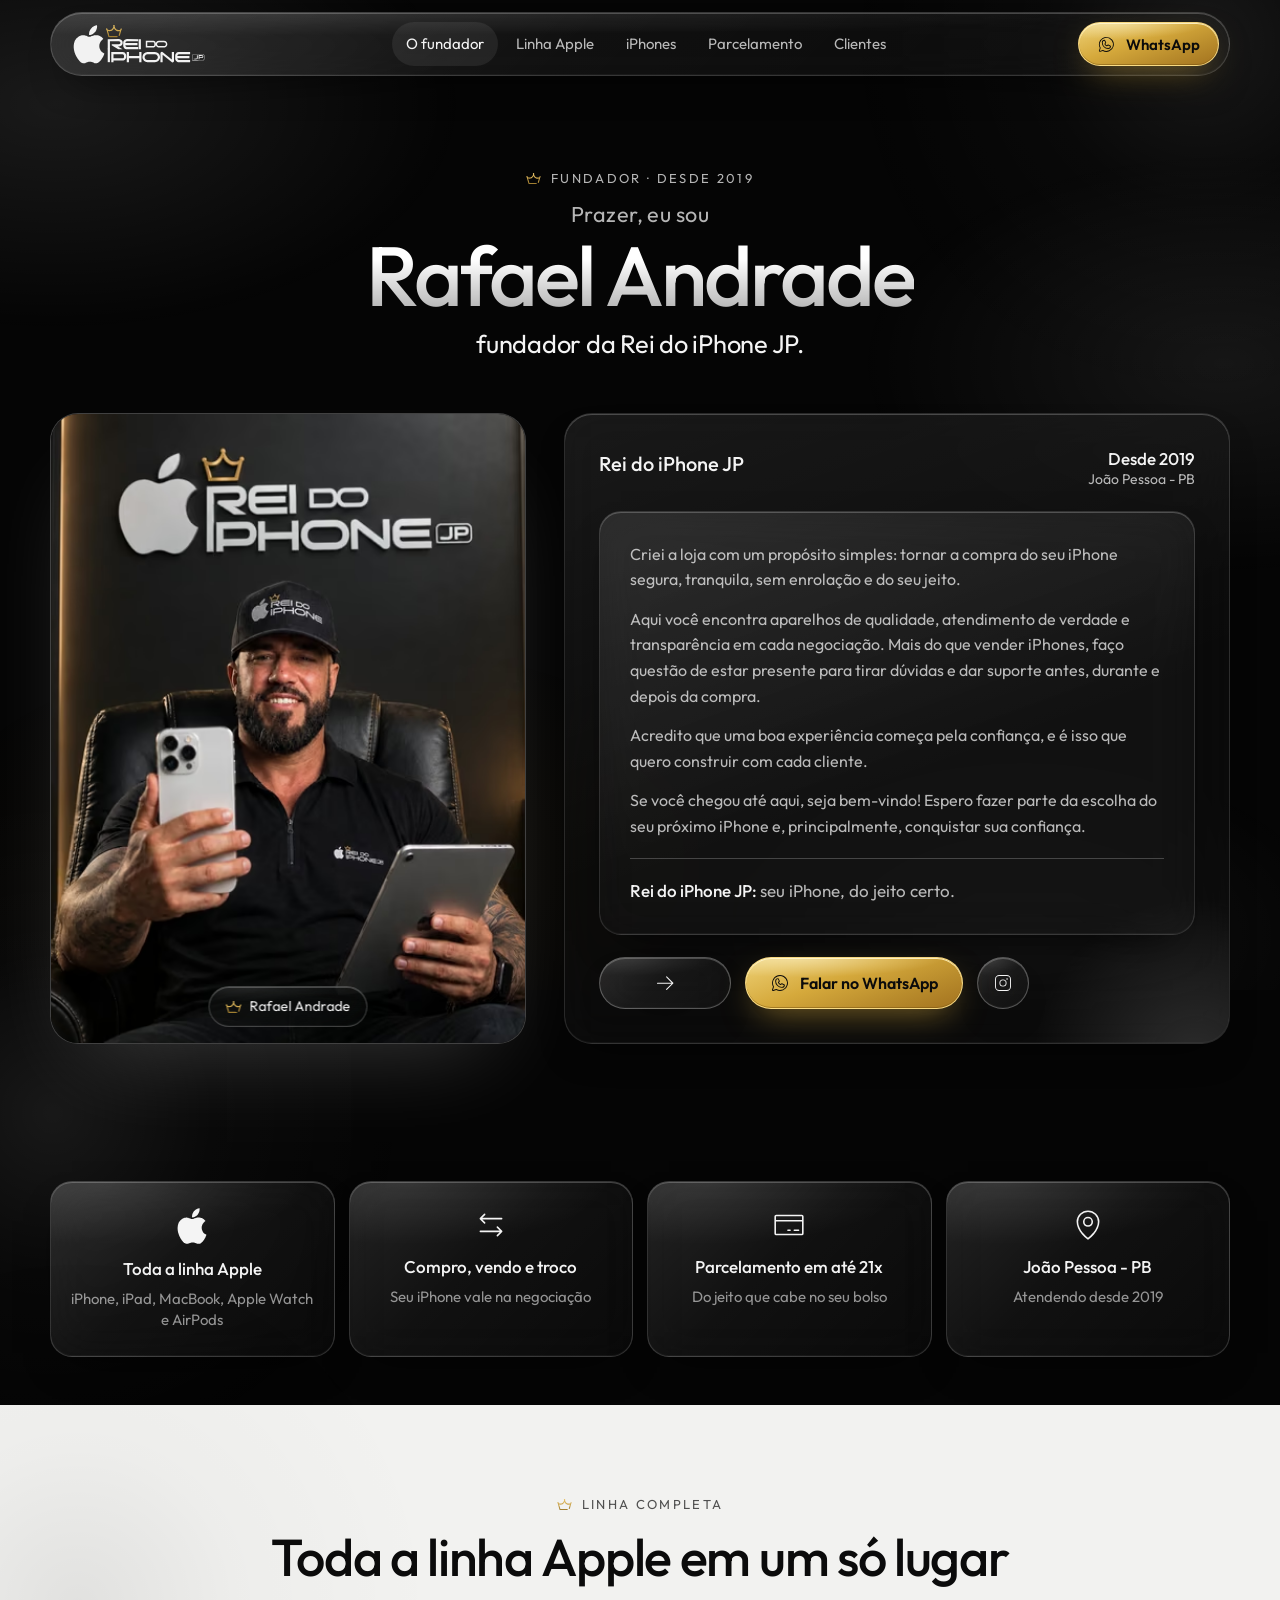
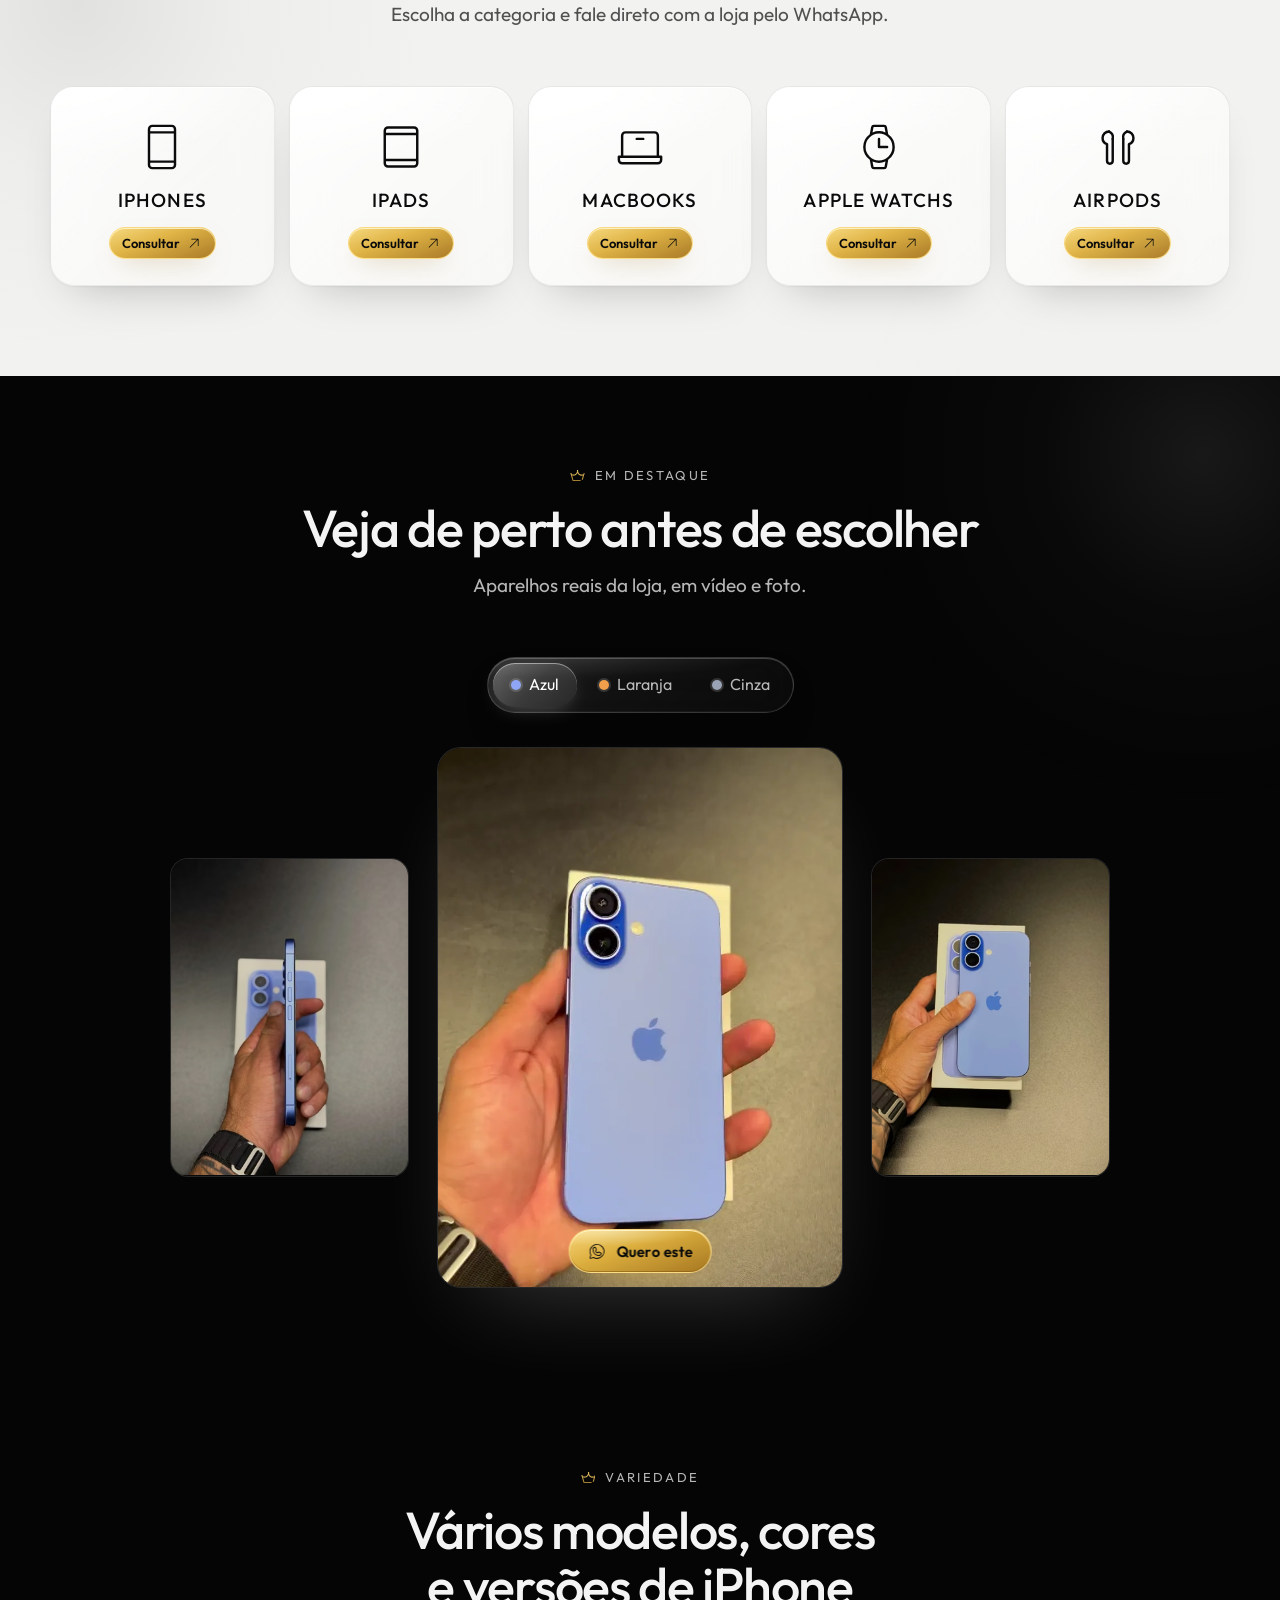
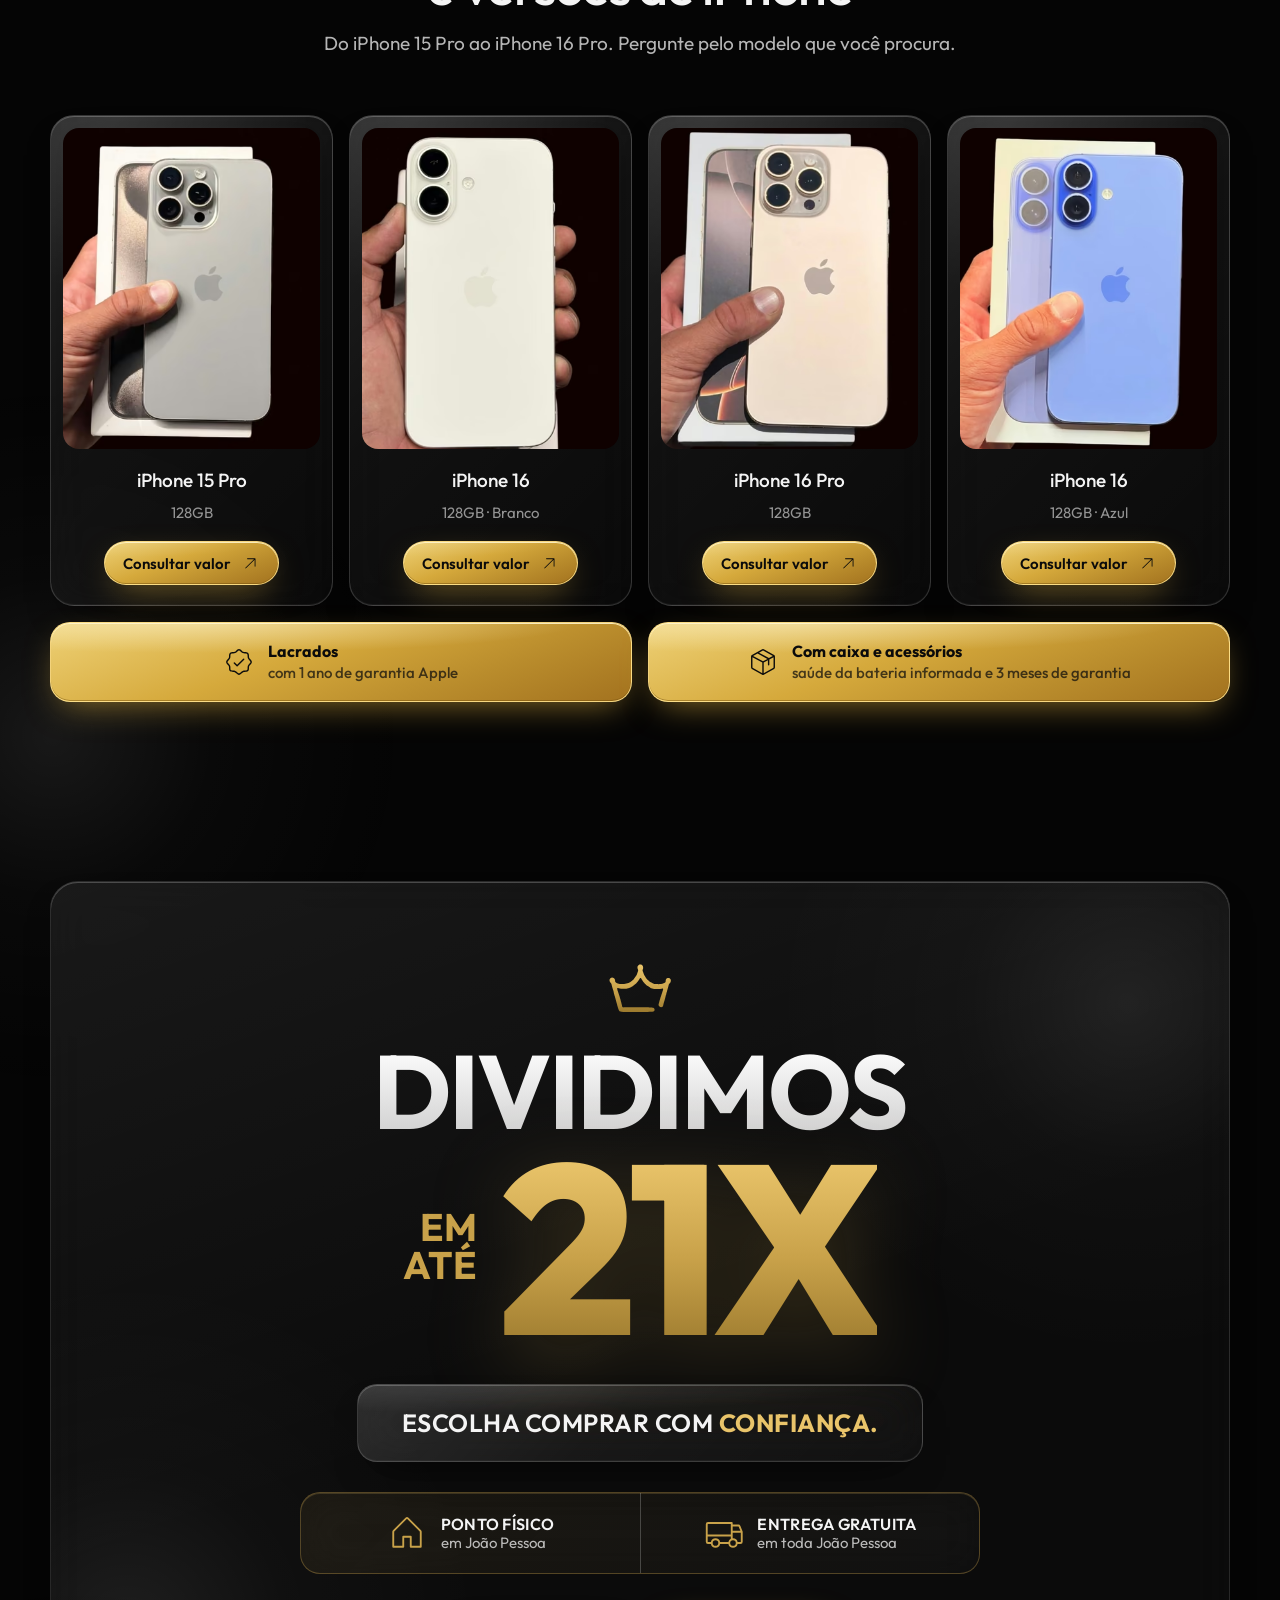
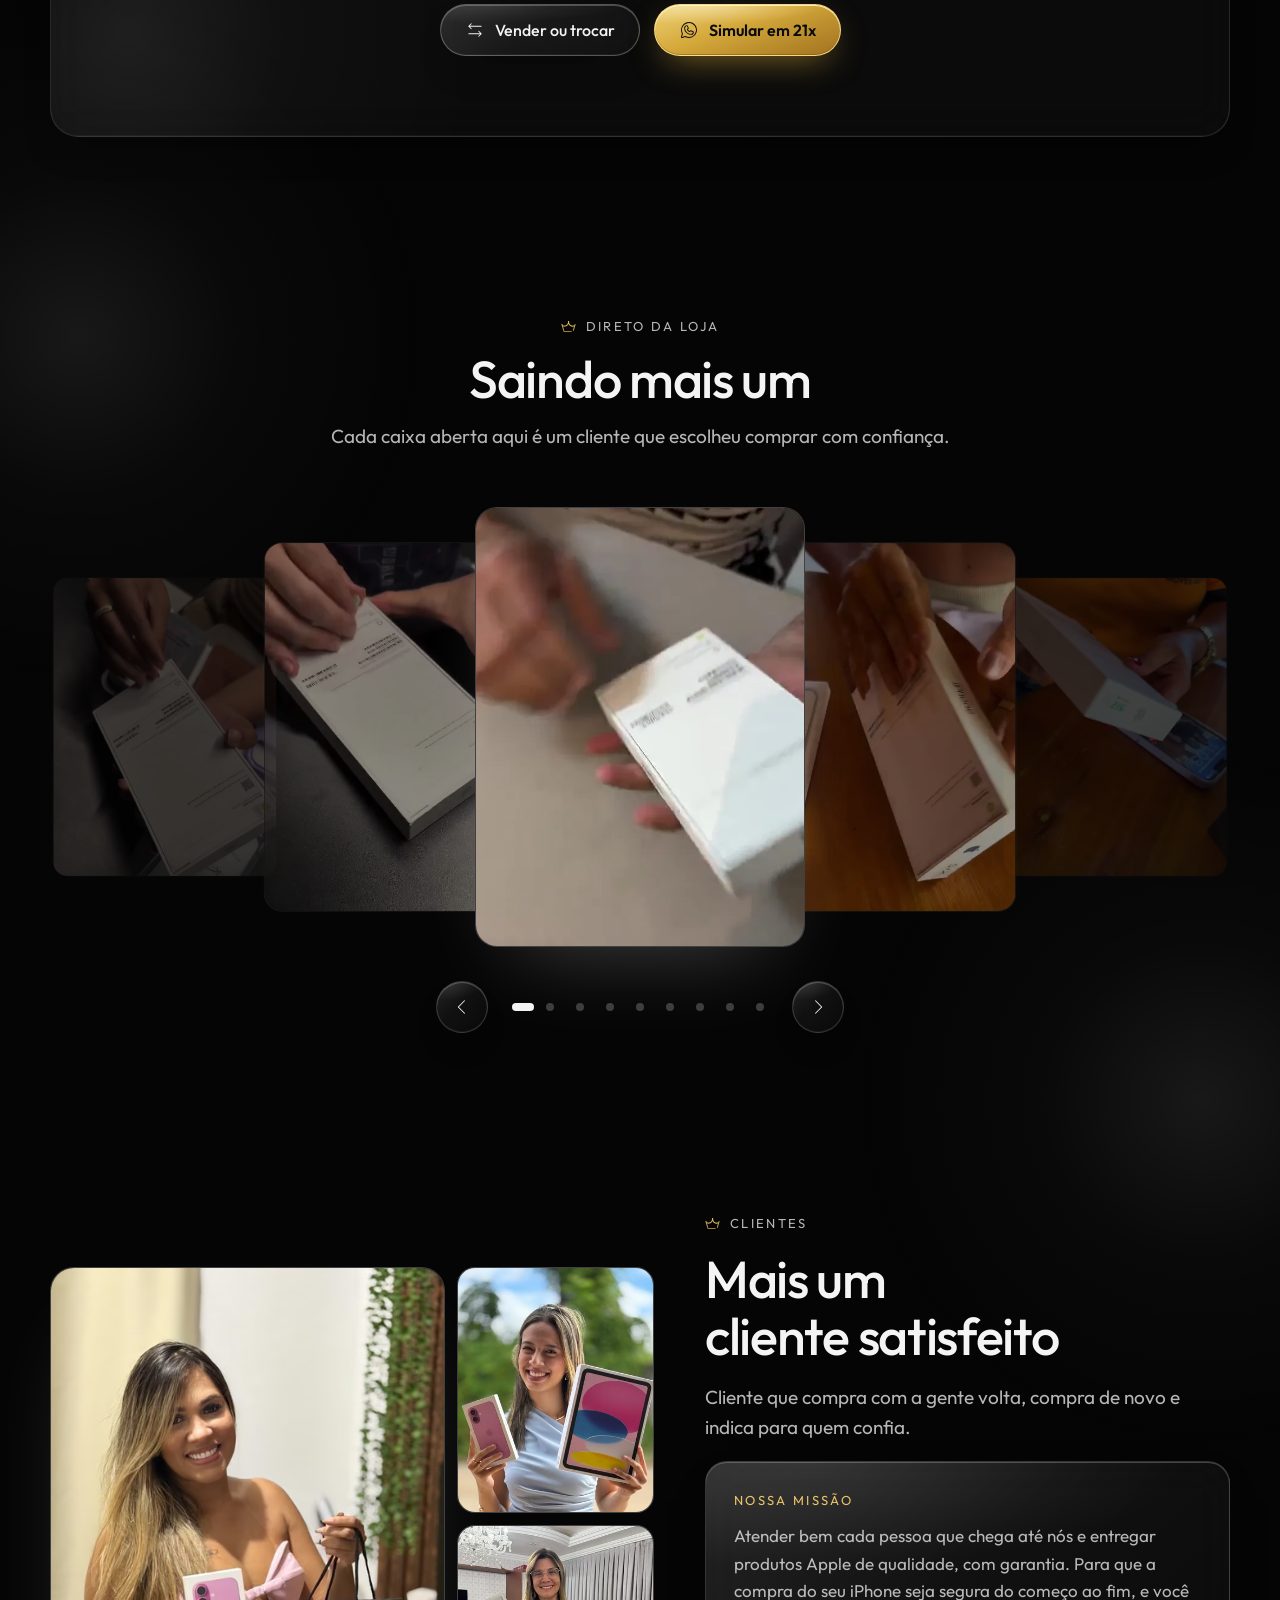
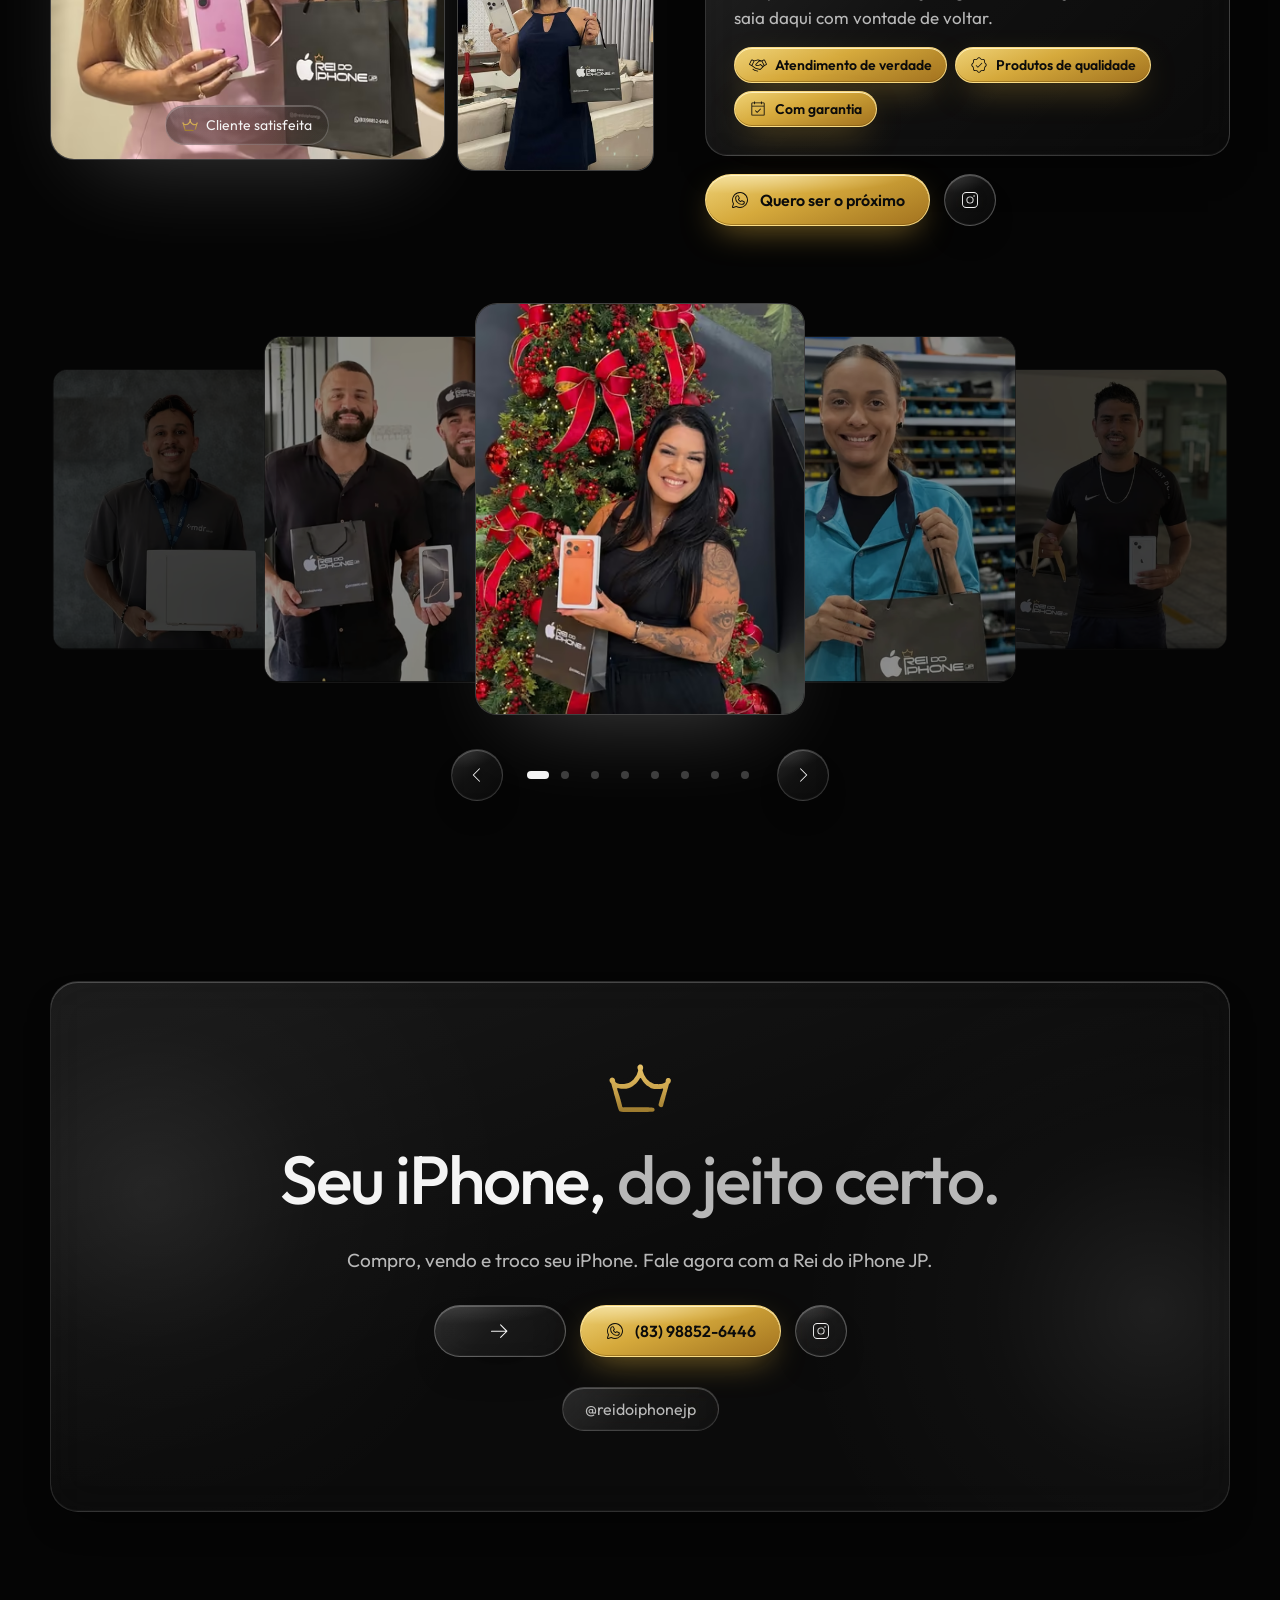
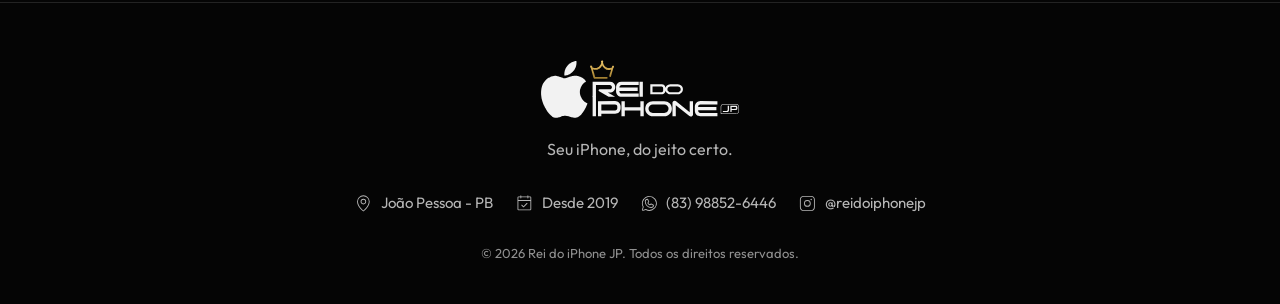
<file: index.html>
<!doctype html>
<html lang="pt-BR">
<head>
  <meta charset="utf-8">
  <meta name="viewport" content="width=device-width, initial-scale=1, viewport-fit=cut">

  <!-- =========================================================
       SITE_URL: https://reidoiphonejp.vercel.app
       Para trocar (ex.: domínio próprio), rode na raiz do projeto:
         node scripts/set-site-url.mjs https://SEU-PROJETO.vercel.app
       O script troca a URL em todos os arquivos de uma vez
       (index.html, robots.txt, sitemap.xml, site.config.json).
       ========================================================= -->

  <title>Rei do iPhone JP | iPhone em João Pessoa em até 21x</title>
  <meta name="description" content="Compro, vendo e troco seu iPhone em João Pessoa desde 2019. Toda a linha Apple em até 21x, com ponto físico e entrega gratuita em toda a cidade.">
  <meta name="robots" content="index, follow, max-image-preview:large">
  <link rel="canonical" href="https://reidoiphonejp.vercel.app/">

  <!-- Open Graph / Twitter -->
  <meta property="og:type" content="website">
  <meta property="og:locale" content="pt_BR">
  <meta property="og:site_name" content="Rei do iPhone JP">
  <meta property="og:title" content="Rei do iPhone JP | iPhone em João Pessoa em até 21x">
  <meta property="og:description" content="Compro, vendo e troco seu iPhone em João Pessoa desde 2019. Toda a linha Apple em até 21x, com ponto físico e entrega gratuita em toda a cidade.">
  <meta property="og:url" content="https://reidoiphonejp.vercel.app/">
  <!-- Capa de prévia do link (WhatsApp, Instagram etc.): coroa do logo sobre fundo preto, 1200x630 px. -->
  <meta property="og:image" content="https://reidoiphonejp.vercel.app/og-image.jpg">
  <meta property="og:image:secure_url" content="https://reidoiphonejp.vercel.app/og-image.jpg">
  <meta property="og:image:type" content="image/jpeg">
  <meta property="og:image:width" content="1200">
  <meta property="og:image:height" content="630">
  <meta property="og:image:alt" content="Coroa dourada da Rei do iPhone JP sobre fundo preto">
  <meta name="twitter:card" content="summary_large_image">
  <meta name="twitter:title" content="Rei do iPhone JP | iPhone em João Pessoa em até 21x">
  <meta name="twitter:description" content="Compro, vendo e troco seu iPhone em João Pessoa desde 2019. Toda a linha Apple em até 21x, com ponto físico e entrega gratuita em toda a cidade.">
  <meta name="twitter:image" content="https://reidoiphonejp.vercel.app/og-image.jpg">

  <!-- Favicons (provisórios, gerados da coroa do logo). TODO: PREENCHER (opcional) substituindo os arquivos na raiz do projeto com os mesmos nomes. -->
  <link rel="icon" href="/favicon.ico" sizes="32x32">
  <link rel="icon" href="/favicon.svg" type="image/svg+xml">
  <link rel="apple-touch-icon" href="/apple-touch-icon.png">
  <link rel="manifest" href="/site.webmanifest">
  <meta name="theme-color" content="#050505">
  <meta name="color-scheme" content="dark">

  <link rel="preload" href="/assets/fonts/outfit-latin-wght-normal.woff2" as="font" type="font/woff2" crossorigin>
  <link rel="preload" as="image" type="image/avif" href="/assets/img/ceo/rafael-andrade-loja-800.avif" imagesrcset="/assets/img/ceo/rafael-andrade-loja-480.avif 480w, /assets/img/ceo/rafael-andrade-loja-800.avif 800w, /assets/img/ceo/rafael-andrade-loja-1121.avif 1121w" imagesizes="(min-width: 1024px) 470px, (min-width: 640px) 520px, calc(100vw - 32px)" fetchpriority="high">
  <link rel="stylesheet" href="/assets/css/styles.min.css">

  <!-- Intro: só na primeira visita da sessão; pula se o usuário prefere menos movimento -->
  <script>
    (function () {
      var d = document.documentElement, seen = false;
      d.classList.add('js');
      try { seen = sessionStorage.getItem('rei-intro') === '1'; } catch (e) {}
      if (seen) { d.classList.add('no-intro'); } else { d.classList.add('intro-active'); }
    })();
  </script>

  <!-- Dados estruturados: somente informações que constam no site -->
  <script type="application/ld+json">
  {
    "@context": "https://schema.org",
    "@type": "Store",
    "@id": "https://reidoiphonejp.vercel.app/#loja",
    "name": "Rei do iPhone JP",
    "url": "https://reidoiphonejp.vercel.app/",
    "logo": "https://reidoiphonejp.vercel.app/assets/img/logo/rei-do-iphone-jp.svg",
    "image": "https://reidoiphonejp.vercel.app/og-image.jpg",
    "description": "Compro, vendo e troco seu iPhone. Toda a linha Apple com parcelamento em até 21x, ponto físico e entrega gratuita em toda João Pessoa.",
    "telephone": "+55 83 98852-6446",
    "foundingDate": "2019",
    "founder": { "@type": "Person", "name": "Rafael Andrade" },
    "areaServed": { "@type": "City", "name": "João Pessoa" },
    "address": {
      "@type": "PostalAddress",
      "addressLocality": "João Pessoa",
      "addressRegion": "PB",
      "addressCountry": "BR"
    },
    "sameAs": ["https://www.instagram.com/reidoiphonejp/"]
  }
  </script>
  <!-- TODO: PREENCHER quando tiver os dados (não constam no site ainda). Adicione dentro de "address" e no objeto principal:
       "streetAddress": "Rua, número", "postalCode": "00000-000",
       "geo": { "@type": "GeoCoordinates", "latitude": 0, "longitude": 0 },
       "openingHours": "Mo-Fr 09:00-18:00"
  -->
</head>
<body>
<svg xmlns="http://www.w3.org/2000/svg" style="position:absolute;width:0;height:0;overflow:hidden" aria-hidden="true" focusable="false"><defs><linearGradient id="crown-gold" x1="0" y1="0" x2="0" y2="1"><stop offset="0" stop-color="#E9C46A"/><stop offset=".55" stop-color="#C9A24A"/><stop offset="1" stop-color="#9C7A2E"/></linearGradient></defs><symbol id="i-apple" viewBox="44 60 298 366"><path d="M136.06 424.25C130.46 423.66 123.48 420.91 117.43 416.92C113.96 414.62 104.06 405.56 101.37 402.21C100.56 401.20 99.64 400.15 99.33 399.88C99.01 399.60 98.45 398.97 98.07 398.47C97.69 397.98 96.30 396.29 95.00 394.72C93.69 393.16 92.06 391.12 91.37 390.19C90.69 389.26 89.53 387.75 88.80 386.82C88.07 385.89 87.05 384.47 86.55 383.67C86.04 382.87 84.81 380.95 83.81 379.42C81.76 376.28 81.01 375.09 79.58 372.75C77.07 368.64 75.91 366.68 74.31 363.88C73.85 363.05 72.91 361.42 72.23 360.25C71.55 359.08 69.81 355.71 68.36 352.75C66.91 349.79 65.58 347.09 65.39 346.75C64.87 345.79 62.33 339.96 62.13 339.25C62.03 338.91 61.73 338.27 61.47 337.85C61.21 337.42 60.73 336.29 60.40 335.35C60.07 334.40 59.22 332.05 58.51 330.12C55.99 323.29 54.51 318.56 52.95 312.38C52.68 311.27 52.16 309.36 51.82 308.12C50.53 303.57 48.89 294.49 48.25 288.33C47.97 285.69 47.63 282.94 47.49 282.21C46.76 278.38 46.48 263.41 46.99 256.00C47.23 252.52 47.91 246.74 48.88 240.00C49.39 236.43 50.66 230.66 51.48 228.13C51.88 226.89 52.40 225.03 52.62 224.00C52.85 222.97 53.29 221.51 53.61 220.75C53.94 219.99 54.42 218.70 54.69 217.88C54.97 217.05 55.49 215.64 55.86 214.75C56.86 212.32 60.95 204.29 61.64 203.38C61.98 202.94 62.25 202.47 62.25 202.34C62.25 202.01 64.61 198.31 65.26 197.61C65.56 197.30 66.49 196.04 67.34 194.81C69.69 191.40 70.69 190.14 73.78 186.73C78.86 181.13 83.59 176.94 88.96 173.30C92.38 170.98 92.26 171.05 94.12 169.85C95.83 168.74 103.87 164.74 105.38 164.26C105.92 164.08 106.88 163.69 107.50 163.39C108.66 162.82 112.87 161.44 118.14 159.89C120.86 159.09 122.59 158.78 128.75 157.99C135.86 157.08 136.93 157.09 145.38 158.15C150.35 158.77 152.69 159.20 154.12 159.75C154.54 159.91 155.94 160.37 157.25 160.76C162.05 162.19 174.01 166.54 175.75 167.47C176.23 167.73 177.47 168.19 178.50 168.49C179.53 168.80 180.61 169.20 180.91 169.38C181.71 169.90 188.66 172.16 190.47 172.49C193.94 173.14 201.20 172.66 203.69 171.62C204.18 171.41 205.49 171.01 206.58 170.73C207.67 170.45 209.53 169.85 210.72 169.39C211.91 168.93 213.61 168.31 214.50 168.01C219.37 166.36 220.97 165.78 221.88 165.33C222.43 165.05 223.44 164.68 224.12 164.50C224.81 164.32 225.88 163.92 226.50 163.62C227.12 163.32 229.88 162.42 232.62 161.62C235.38 160.83 238.38 159.92 239.30 159.61C240.22 159.30 242.30 158.86 243.92 158.63C245.55 158.41 247.89 158.01 249.12 157.74C252.49 157.02 255.98 156.75 261.71 156.76C267.20 156.77 269.10 156.96 276.62 158.24C281.31 159.04 282.75 159.44 290.88 162.26C292.52 162.83 293.99 163.39 294.13 163.51C294.28 163.63 295.18 164.01 296.13 164.35C297.69 164.92 299.52 165.81 304.38 168.37C306.83 169.67 312.50 173.67 315.88 176.50C320.07 180.00 326.17 186.53 328.43 189.93C330.64 193.25 330.42 194.05 326.73 195.97C325.62 196.54 324.10 197.48 323.33 198.07C322.57 198.65 321.43 199.50 320.79 199.96C320.15 200.41 317.81 202.52 315.58 204.65C311.67 208.38 309.51 210.86 307.25 214.25C306.66 215.14 305.75 216.38 305.24 217.00C304.17 218.31 302.20 221.66 300.73 224.73C300.16 225.91 299.38 227.49 299.00 228.25C298.62 229.01 298.18 230.04 298.02 230.55C297.85 231.06 297.39 232.14 297.00 232.96C296.60 233.79 296.09 235.17 295.87 236.04C295.41 237.84 295.09 238.79 294.01 241.62C291.32 248.63 290.88 267.43 293.21 275.88C294.34 279.97 296.57 287.00 297.51 289.43C299.11 293.57 302.17 299.63 304.44 303.12C308.45 309.31 308.88 309.84 314.70 315.71C319.81 320.87 322.12 322.75 326.25 325.14C331.97 328.46 333.24 329.15 335.06 329.92C336.20 330.40 337.46 330.91 337.88 331.06C339.50 331.63 339.88 332.54 339.10 334.05C338.88 334.47 338.26 336.17 337.73 337.82C337.19 339.47 336.65 340.95 336.53 341.10C336.41 341.25 336.12 341.99 335.87 342.75C335.63 343.51 335.21 344.57 334.93 345.12C334.65 345.68 334.12 347.02 333.74 348.12C332.89 350.64 331.92 352.98 331.00 354.75C330.61 355.51 330.06 356.72 329.77 357.45C329.13 359.07 326.38 364.15 324.89 366.45C324.29 367.38 323.21 369.32 322.49 370.76C321.76 372.20 321.03 373.54 320.86 373.75C320.69 373.96 320.13 374.91 319.62 375.88C319.11 376.84 318.06 378.56 317.28 379.70C315.57 382.22 314.65 383.64 314.11 384.60C313.88 385.00 312.95 386.40 312.04 387.71C311.12 389.02 310.15 390.46 309.88 390.91C309.35 391.75 306.14 395.82 303.98 398.38C303.28 399.20 302.27 400.46 301.74 401.16C299.97 403.51 296.19 407.26 291.25 411.56C288.57 413.89 285.94 416.02 285.42 416.29C284.89 416.56 283.93 417.16 283.29 417.62C282.65 418.07 281.68 418.69 281.12 418.99C280.57 419.28 279.96 419.63 279.75 419.76C277.20 421.32 269.84 423.76 266.27 424.23C263.63 424.57 255.61 424.58 252.62 424.24C250.02 423.95 243.20 422.28 241.38 421.50C240.69 421.20 239.34 420.69 238.38 420.37C237.41 420.05 235.22 419.21 233.50 418.50C230.36 417.21 226.78 415.93 220.50 413.84C213.39 411.49 203.28 410.21 196.20 410.77C192.28 411.08 183.73 412.57 181.76 413.28C181.00 413.56 179.81 413.96 179.12 414.17C178.44 414.38 177.45 414.77 176.92 415.04C176.40 415.31 175.24 415.75 174.35 416.03C173.46 416.30 172.20 416.76 171.55 417.04C170.35 417.57 167.72 418.55 163.00 420.23C161.56 420.75 160.10 421.31 159.77 421.49C158.95 421.93 153.13 423.45 150.50 423.91C147.97 424.35 139.02 424.56 136.06 424.25ZM195.38 155.76C194.49 155.40 194.01 154.62 193.72 153.10C193.34 151.13 193.63 139.72 194.13 136.38C194.34 135.00 194.68 132.64 194.89 131.12C195.10 129.61 195.60 127.36 196.00 126.12C196.40 124.89 196.89 123.14 197.10 122.25C197.30 121.36 197.99 119.44 198.63 118.00C199.26 116.56 200.03 114.81 200.32 114.12C201.28 111.89 205.26 104.16 206.10 102.88C206.55 102.19 207.59 100.61 208.40 99.38C211.24 95.03 214.67 90.86 218.56 87.06C221.62 84.05 225.34 80.79 227.32 79.37C230.96 76.77 232.72 75.58 233.38 75.29C234.08 74.98 235.13 74.34 238.32 72.28C239.04 71.82 240.02 71.30 240.51 71.13C240.99 70.95 241.82 70.52 242.35 70.16C242.88 69.80 243.46 69.50 243.64 69.50C243.81 69.50 244.67 69.12 245.54 68.66C247.17 67.80 249.65 66.89 254.88 65.24C256.52 64.73 258.32 64.13 258.88 63.93C259.89 63.54 264.86 63.00 267.32 63.00C268.29 63.00 268.86 63.14 269.30 63.49C269.90 63.96 269.94 64.18 270.23 68.18C270.57 72.80 270.28 80.33 269.64 83.62C269.45 84.59 268.96 87.17 268.56 89.38C268.15 91.58 267.46 94.47 267.03 95.82C266.60 97.16 266.25 98.43 266.25 98.63C266.25 99.16 264.12 104.68 263.50 105.75C263.23 106.23 262.48 107.69 261.85 109.00C259.66 113.53 257.78 117.13 257.09 118.12C256.81 118.54 255.95 119.83 255.19 121.00C254.42 122.17 252.99 124.08 252.01 125.25C251.02 126.42 249.24 128.54 248.05 129.96C245.17 133.38 241.44 136.71 235.45 141.19C233.22 142.86 230.25 144.72 225.90 147.18C224.36 148.05 218.72 150.75 218.43 150.75C218.30 150.75 217.31 151.15 216.23 151.64C215.15 152.12 213.39 152.75 212.32 153.02C211.25 153.30 209.70 153.74 208.88 154.00C207.99 154.29 205.61 154.64 203.07 154.87C200.71 155.08 198.52 155.35 198.20 155.47C197.20 155.84 195.89 155.97 195.38 155.76Z"/></symbol><symbol id="i-crown" viewBox="352 54 158 126"><path fill="url(#crown-gold)" fill-rule="evenodd" d="M389.62 175.98C382.23 175.60 380.74 175.11 379.20 172.57C378.26 171.01 376.40 165.81 375.65 162.62C375.11 160.37 373.87 155.77 372.98 152.75C371.81 148.76 370.81 145.18 369.76 141.12C369.36 139.61 368.91 138.04 368.75 137.62C368.28 136.41 366.20 128.24 365.98 126.73C365.86 125.97 365.27 123.89 364.66 122.11C364.05 120.33 363.42 118.27 363.27 117.52C363.11 116.78 362.78 115.70 362.52 115.11C362.26 114.53 361.98 113.57 361.88 112.97C361.52 110.65 360.67 107.33 360.20 106.41C359.93 105.88 359.06 104.74 358.25 103.88C356.30 101.78 355.96 101.05 355.81 98.64C355.65 96.07 356.24 94.55 358.03 92.87C359.53 91.46 360.59 91.00 362.28 91.00C364.33 91.00 367.94 93.11 368.39 94.57C368.49 94.88 368.78 95.39 369.03 95.72C369.41 96.20 369.50 96.75 369.50 98.60C369.50 101.66 369.82 102.24 372.34 103.82C373.43 104.49 375.23 105.38 376.34 105.80C379.89 107.11 381.36 107.32 387.25 107.33C393.63 107.35 396.17 106.99 400.22 105.50C401.72 104.95 403.01 104.50 403.10 104.50C403.55 104.50 406.59 102.91 407.31 102.30C407.76 101.92 408.46 101.39 408.88 101.13C409.66 100.64 411.49 99.11 413.42 97.32C414.05 96.74 414.77 96.20 415.01 96.12C415.25 96.04 415.65 95.56 415.88 95.05C416.27 94.23 417.55 92.31 419.18 90.12C420.64 88.18 422.58 85.09 422.87 84.26C423.05 83.74 423.45 82.85 423.75 82.26C424.61 80.56 426.50 74.50 426.50 73.42C426.50 72.82 426.19 71.81 425.70 70.81C425.03 69.45 424.88 68.83 424.79 66.97C424.69 64.83 424.72 64.68 425.59 62.91C427.03 59.95 429.09 58.59 431.79 58.81C434.34 59.03 435.68 59.64 436.96 61.17C438.24 62.71 438.71 64.19 438.73 66.83C438.75 68.76 438.66 69.26 438.00 70.75C437.09 72.82 437.05 73.99 437.84 75.35C438.17 75.92 438.52 76.77 438.62 77.25C439.02 79.17 441.43 84.88 442.99 87.59C445.20 91.44 447.88 95.30 448.81 95.96C449.07 96.15 450.12 97.12 451.13 98.11C452.15 99.10 453.24 100.10 453.55 100.33C453.87 100.56 454.74 101.20 455.48 101.75C456.23 102.30 456.95 102.75 457.09 102.75C457.23 102.75 458.08 103.19 458.99 103.72C459.89 104.25 460.91 104.77 461.25 104.87C461.59 104.97 462.62 105.38 463.53 105.77C465.69 106.71 466.83 106.93 471.50 107.34C477.83 107.89 485.36 107.33 487.91 106.12C488.63 105.78 489.34 105.50 489.49 105.50C490.07 105.50 491.70 104.50 492.95 103.37C494.20 102.25 494.25 102.15 494.26 100.91C494.27 98.18 494.67 96.52 495.68 95.03C496.99 93.12 498.26 92.44 500.73 92.32C502.43 92.24 502.75 92.30 503.87 92.93C504.55 93.31 505.36 94.02 505.68 94.50C505.99 94.98 506.34 95.49 506.46 95.64C507.50 96.89 507.43 100.67 506.32 102.65C505.96 103.29 505.11 104.34 504.44 104.97C502.87 106.44 502.59 106.99 501.72 110.36C500.39 115.52 499.33 119.37 498.80 121.00C498.52 121.89 498.03 123.69 497.73 124.99C497.42 126.29 496.97 127.82 496.72 128.38C496.47 128.94 496.10 130.38 495.89 131.58C495.68 132.78 495.33 134.10 495.11 134.52C494.89 134.95 494.45 136.44 494.12 137.84C492.92 142.98 491.73 147.65 491.36 148.58C490.91 149.73 488.84 157.23 488.37 159.42C487.97 161.26 487.53 162.15 486.58 163.05C485.64 163.94 484.74 164.25 483.17 164.24C480.76 164.22 478.78 163.11 477.47 161.04C476.64 159.73 476.54 158.38 477.12 156.38C477.32 155.69 477.87 153.78 478.35 152.12C479.25 149.04 479.92 146.65 481.42 141.27C481.89 139.57 482.68 137.15 483.17 135.90C483.66 134.65 484.27 132.89 484.51 132.00C484.75 131.11 485.14 129.87 485.37 129.25C485.60 128.63 486.05 127.22 486.36 126.12C486.67 125.03 487.23 123.43 487.59 122.57C488.40 120.66 488.45 119.20 487.73 118.48C487.45 118.20 487.08 118.01 486.92 118.07C486.54 118.22 484.60 118.61 480.88 119.28C476.07 120.14 467.86 119.82 463.38 118.59C459.50 117.53 457.08 116.70 456.26 116.16C455.77 115.84 455.10 115.49 454.77 115.38C454.43 115.27 453.65 114.71 453.02 114.13C451.77 112.97 451.04 112.51 449.84 112.13C448.69 111.76 440.83 104.30 440.00 102.79C439.52 101.93 437.77 99.52 437.20 98.95C436.96 98.71 436.53 98.04 436.23 97.45C435.93 96.86 435.51 96.17 435.28 95.91C435.06 95.66 434.48 94.70 434.00 93.79C433.18 92.24 433.06 92.12 432.20 92.05C431.37 91.98 431.23 92.06 430.86 92.80C430.63 93.25 430.29 93.79 430.12 94.00C429.94 94.21 429.06 95.58 428.15 97.06C425.41 101.56 423.08 104.26 418.15 108.63C415.72 110.79 414.17 111.96 413.02 112.51C412.12 112.94 410.93 113.66 410.38 114.10C408.69 115.44 405.33 116.90 402.00 117.72C397.29 118.89 395.32 119.08 389.52 118.92C384.37 118.78 383.88 118.72 378.06 117.37C375.90 116.86 375.07 117.00 374.84 117.91C374.62 118.82 375.13 122.19 375.77 123.92C376.06 124.72 376.57 126.16 376.91 127.12C377.24 128.09 377.90 129.89 378.37 131.12C379.32 133.64 380.69 137.97 381.60 141.38C381.94 142.61 382.39 144.11 382.61 144.70C382.83 145.29 383.11 146.53 383.25 147.45C383.38 148.37 383.72 149.74 384.00 150.50C384.49 151.82 386.52 159.81 386.89 161.88C387.17 163.43 387.70 164.25 388.70 164.68C389.51 165.02 390.03 165.03 392.88 164.77C397.58 164.33 436.82 164.29 445.38 164.71C448.95 164.89 454.18 165.13 457.00 165.25C462.47 165.48 463.10 165.58 464.68 166.58C465.94 167.38 467.08 169.53 467.08 171.11C467.08 173.27 464.86 175.02 461.52 175.50C457.15 176.12 399.70 176.50 389.62 175.98Z"/></symbol><symbol id="i-whatsapp" viewBox="0 0 256 256"><path d="M186.68,146.63l-32-16a6,6,0,0,0-6,.38L133,141.46A42.49,42.49,0,0,1,114.54,123L125,107.33a6,6,0,0,0,.38-6l-16-32A6,6,0,0,0,104,66a38,38,0,0,0-38,38,86.1,86.1,0,0,0,86,86,38,38,0,0,0,38-38A6,6,0,0,0,186.68,146.63ZM152,178a74.09,74.09,0,0,1-74-74,26,26,0,0,1,22.42-25.75l12.66,25.32-10.39,15.58a6,6,0,0,0-.54,5.63,54.43,54.43,0,0,0,29.07,29.07,6,6,0,0,0,5.63-.54l15.58-10.39,25.32,12.66A26,26,0,0,1,152,178ZM128,26A102,102,0,0,0,38.35,176.69L26.73,211.56a14,14,0,0,0,17.71,17.71l34.87-11.62A102,102,0,1,0,128,26Zm0,192a90,90,0,0,1-45.06-12.08,6.09,6.09,0,0,0-3-.81,6.2,6.2,0,0,0-1.9.31L40.65,217.88a2,2,0,0,1-2.53-2.53L50.58,178a6,6,0,0,0-.5-4.91A90,90,0,1,1,128,218Z"/></symbol><symbol id="i-instagram" viewBox="0 0 256 256"><path d="M128,82a46,46,0,1,0,46,46A46.06,46.06,0,0,0,128,82Zm0,80a34,34,0,1,1,34-34A34,34,0,0,1,128,162ZM176,26H80A54.06,54.06,0,0,0,26,80v96a54.06,54.06,0,0,0,54,54h96a54.06,54.06,0,0,0,54-54V80A54.06,54.06,0,0,0,176,26Zm42,150a42,42,0,0,1-42,42H80a42,42,0,0,1-42-42V80A42,42,0,0,1,80,38h96a42,42,0,0,1,42,42ZM190,76a10,10,0,1,1-10-10A10,10,0,0,1,190,76Z"/></symbol><symbol id="i-arrow-right" viewBox="0 0 256 256"><path d="M220.24,132.24l-72,72a6,6,0,0,1-8.48-8.48L201.51,134H40a6,6,0,0,1,0-12H201.51L139.76,60.24a6,6,0,0,1,8.48-8.48l72,72A6,6,0,0,1,220.24,132.24Z"/></symbol><symbol id="i-arrow-up-right" viewBox="0 0 256 256"><path d="M198,64V168a6,6,0,0,1-12,0V78.48L68.24,196.24a6,6,0,0,1-8.48-8.48L177.52,70H88a6,6,0,0,1,0-12H192A6,6,0,0,1,198,64Z"/></symbol><symbol id="i-map-pin" viewBox="0 0 256 256"><path d="M128,66a38,38,0,1,0,38,38A38,38,0,0,0,128,66Zm0,64a26,26,0,1,1,26-26A26,26,0,0,1,128,130Zm0-112a86.1,86.1,0,0,0-86,86c0,30.91,14.34,63.74,41.47,94.94a252.32,252.32,0,0,0,41.09,38,6,6,0,0,0,6.88,0,252.32,252.32,0,0,0,41.09-38c27.13-31.2,41.47-64,41.47-94.94A86.1,86.1,0,0,0,128,18Zm0,206.51C113,212.93,54,163.62,54,104a74,74,0,0,1,148,0C202,163.62,143,212.93,128,224.51Z"/></symbol><symbol id="i-house" viewBox="0 0 256 256"><path d="M217.9,110.1l-80-80a14,14,0,0,0-19.8,0l-80,80A13.92,13.92,0,0,0,34,120v96a6,6,0,0,0,6,6h64a6,6,0,0,0,6-6V158h36v58a6,6,0,0,0,6,6h64a6,6,0,0,0,6-6V120A13.92,13.92,0,0,0,217.9,110.1ZM210,210H158V152a6,6,0,0,0-6-6H104a6,6,0,0,0-6,6v58H46V120a2,2,0,0,1,.58-1.42l80-80a2,2,0,0,1,2.84,0l80,80A2,2,0,0,1,210,120Z"/></symbol><symbol id="i-truck" viewBox="0 0 256 256"><path d="M253.57,117.78l-14-35a13.93,13.93,0,0,0-13-8.8H190V64a6,6,0,0,0-6-6H32A14,14,0,0,0,18,72V184a14,14,0,0,0,14,14H50.6a30,30,0,0,0,58.8,0h53.2a30,30,0,0,0,58.8,0H240a14,14,0,0,0,14-14V120A6,6,0,0,0,253.57,117.78ZM190,86h36.58a2,2,0,0,1,1.86,1.26L239.14,114H190ZM30,72a2,2,0,0,1,2-2H178v68H30ZM80,210a18,18,0,1,1,18-18A18,18,0,0,1,80,210Zm82.6-24H109.4a30,30,0,0,0-58.8,0H32a2,2,0,0,1-2-2V150H178v15.48A30.1,30.1,0,0,0,162.6,186ZM192,210a18,18,0,1,1,18-18A18,18,0,0,1,192,210Zm50-26a2,2,0,0,1-2,2H221.4A30.05,30.05,0,0,0,192,162c-.67,0-1.34,0-2,.07V126h52Z"/></symbol><symbol id="i-swap" viewBox="0 0 256 256"><path d="M212.24,171.76a6,6,0,0,1,0,8.48l-32,32a6,6,0,0,1-8.48-8.48L193.51,182H48a6,6,0,0,1,0-12H193.51l-21.75-21.76a6,6,0,0,1,8.48-8.48ZM75.76,116.24a6,6,0,0,0,8.48-8.48L62.49,86H208a6,6,0,0,0,0-12H62.49L84.24,52.24a6,6,0,0,0-8.48-8.48l-32,32a6,6,0,0,0,0,8.48Z"/></symbol><symbol id="i-card" viewBox="0 0 256 256"><path d="M224,50H32A14,14,0,0,0,18,64V192a14,14,0,0,0,14,14H224a14,14,0,0,0,14-14V64A14,14,0,0,0,224,50ZM32,62H224a2,2,0,0,1,2,2V90H30V64A2,2,0,0,1,32,62ZM224,194H32a2,2,0,0,1-2-2V102H226v90A2,2,0,0,1,224,194Zm-18-26a6,6,0,0,1-6,6H168a6,6,0,0,1,0-12h32A6,6,0,0,1,206,168Zm-64,0a6,6,0,0,1-6,6H120a6,6,0,0,1,0-12h16A6,6,0,0,1,142,168Z"/></symbol><symbol id="i-caret-left" viewBox="0 0 256 256"><path d="M164.24,203.76a6,6,0,1,1-8.48,8.48l-80-80a6,6,0,0,1,0-8.48l80-80a6,6,0,0,1,8.48,8.48L88.49,128Z"/></symbol><symbol id="i-caret-right" viewBox="0 0 256 256"><path d="M180.24,132.24l-80,80a6,6,0,0,1-8.48-8.48L167.51,128,91.76,52.24a6,6,0,0,1,8.48-8.48l80,80A6,6,0,0,1,180.24,132.24Z"/></symbol><symbol id="i-mobile" viewBox="0 0 256 256"><path d="M176,18H80A22,22,0,0,0,58,40V216a22,22,0,0,0,22,22h96a22,22,0,0,0,22-22V40A22,22,0,0,0,176,18ZM70,62H186V194H70ZM80,30h96a10,10,0,0,1,10,10V50H70V40A10,10,0,0,1,80,30Zm96,196H80a10,10,0,0,1-10-10V206H186v10A10,10,0,0,1,176,226Z"/></symbol><symbol id="i-tablet" viewBox="0 0 256 256"><path d="M192,26H64A22,22,0,0,0,42,48V208a22,22,0,0,0,22,22H192a22,22,0,0,0,22-22V48A22,22,0,0,0,192,26ZM54,70H202V186H54ZM64,38H192a10,10,0,0,1,10,10V58H54V48A10,10,0,0,1,64,38ZM192,218H64a10,10,0,0,1-10-10V198H202v10A10,10,0,0,1,192,218Z"/></symbol><symbol id="i-laptop" viewBox="0 0 256 256"><path d="M232,170H222V72a22,22,0,0,0-22-22H56A22,22,0,0,0,34,72v98H24a6,6,0,0,0-6,6v16a22,22,0,0,0,22,22H216a22,22,0,0,0,22-22V176A6,6,0,0,0,232,170ZM46,72A10,10,0,0,1,56,62H200a10,10,0,0,1,10,10v98H46ZM226,192a10,10,0,0,1-10,10H40a10,10,0,0,1-10-10V182H226ZM150,88a6,6,0,0,1-6,6H112a6,6,0,0,1,0-12h32A6,6,0,0,1,150,88Z"/></symbol><symbol id="i-watch" viewBox="0 0 256 256"><path d="M206,128a77.92,77.92,0,0,0-32.53-63.31L167.1,29.5A14,14,0,0,0,153.32,18H102.68A14,14,0,0,0,88.9,29.5L82.53,64.69a77.87,77.87,0,0,0,0,126.62L88.9,226.5A14,14,0,0,0,102.68,238h50.64a14,14,0,0,0,13.78-11.5l6.37-35.19A77.92,77.92,0,0,0,206,128ZM100.71,31.64a2,2,0,0,1,2-1.64h50.64a2,2,0,0,1,2,1.64l4.56,25.19a77.68,77.68,0,0,0-63.7,0Zm54.58,192.72a2,2,0,0,1-2,1.64H102.68a2,2,0,0,1-2-1.64l-4.56-25.19a77.68,77.68,0,0,0,63.7,0ZM128,194a66,66,0,1,1,66-66A66.08,66.08,0,0,1,128,194Zm46-66a6,6,0,0,1-6,6H128a6,6,0,0,1-6-6V88a6,6,0,0,1,12,0v34h34A6,6,0,0,1,174,128Z"/></symbol><symbol id="i-list" viewBox="0 0 256 256"><path d="M222,128a6,6,0,0,1-6,6H40a6,6,0,0,1,0-12H216A6,6,0,0,1,222,128ZM40,70H216a6,6,0,0,0,0-12H40a6,6,0,0,0,0,12ZM216,186H40a6,6,0,0,0,0,12H216a6,6,0,0,0,0-12Z"/></symbol><symbol id="i-x" viewBox="0 0 256 256"><path d="M204.24,195.76a6,6,0,1,1-8.48,8.48L128,136.49,60.24,204.24a6,6,0,0,1-8.48-8.48L119.51,128,51.76,60.24a6,6,0,0,1,8.48-8.48L128,119.51l67.76-67.75a6,6,0,0,1,8.48,8.48L136.49,128Z"/></symbol><symbol id="i-seal" viewBox="0 0 256 256"><path d="M224.42,104.2c-3.9-4.07-7.93-8.27-9.55-12.18-1.5-3.63-1.58-9-1.67-14.68-.14-9.38-.3-20-7.42-27.12S188,42.94,178.66,42.8c-5.68-.09-11-.17-14.68-1.67-3.91-1.62-8.11-5.65-12.18-9.55C145.16,25.22,137.64,18,128,18s-17.16,7.22-23.8,13.58c-4.07,3.9-8.27,7.93-12.18,9.55-3.63,1.5-9,1.58-14.68,1.67-9.38.14-20,.3-27.12,7.42S42.94,68,42.8,77.34c-.09,5.68-.17,11-1.67,14.68-1.62,3.91-5.65,8.11-9.55,12.18C25.22,110.84,18,118.36,18,128s7.22,17.16,13.58,23.8c3.9,4.07,7.93,8.27,9.55,12.18,1.5,3.63,1.58,9,1.67,14.68.14,9.38.3,20,7.42,27.12S68,213.06,77.34,213.2c5.68.09,11,.17,14.68,1.67,3.91,1.62,8.11,5.65,12.18,9.55C110.84,230.78,118.36,238,128,238s17.16-7.22,23.8-13.58c4.07-3.9,8.27-7.93,12.18-9.55,3.63-1.5,9-1.58,14.68-1.67,9.38-.14,20-.3,27.12-7.42s7.28-17.74,7.42-27.12c.09-5.68.17-11,1.67-14.68,1.62-3.91,5.65-8.11,9.55-12.18C230.78,145.16,238,137.64,238,128S230.78,110.84,224.42,104.2Zm-8.66,39.3c-4.67,4.86-9.5,9.9-12,15.9-2.38,5.74-2.48,12.52-2.58,19.08-.11,7.44-.23,15.14-3.9,18.82s-11.38,3.79-18.82,3.9c-6.56.1-13.34.2-19.08,2.58-6,2.48-11,7.31-15.91,12-5.25,5-10.68,10.24-15.49,10.24s-10.24-5.21-15.5-10.24c-4.86-4.67-9.9-9.5-15.9-12-5.74-2.38-12.52-2.48-19.08-2.58-7.44-.11-15.14-.23-18.82-3.9s-3.79-11.38-3.9-18.82c-.1-6.56-.2-13.34-2.58-19.08-2.48-6-7.31-11-12-15.91C35.21,138.24,30,132.81,30,128s5.21-10.24,10.24-15.5c4.67-4.86,9.5-9.9,12-15.9,2.38-5.74,2.48-12.52,2.58-19.08.11-7.44.23-15.14,3.9-18.82s11.38-3.79,18.82-3.9c6.56-.1,13.34-.2,19.08-2.58,6-2.48,11-7.31,15.91-12C117.76,35.21,123.19,30,128,30s10.24,5.21,15.5,10.24c4.86,4.67,9.9,9.5,15.9,12,5.74,2.38,12.52,2.48,19.08,2.58,7.44.11,15.14.23,18.82,3.9s3.79,11.38,3.9,18.82c.1,6.56.2,13.34,2.58,19.08,2.48,6,7.31,11,12,15.91,5,5.25,10.24,10.68,10.24,15.49S220.79,138.24,215.76,143.5ZM172.24,99.76a6,6,0,0,1,0,8.48l-56,56a6,6,0,0,1-8.48,0l-24-24a6,6,0,0,1,8.48-8.48L112,151.51l51.76-51.75A6,6,0,0,1,172.24,99.76Z"/></symbol><symbol id="i-storefront" viewBox="0 0 256 256"><path d="M26.22,94.41A6,6,0,0,0,26,96v16A38,38,0,0,0,42,143V216a6,6,0,0,0,6,6H208a6,6,0,0,0,6-6V143A38,38,0,0,0,230,112V96a5.91,5.91,0,0,0-.23-1.64L215.43,44.15A14.07,14.07,0,0,0,202,34H54A14.07,14.07,0,0,0,40.57,44.15Zm25.89-47A2,2,0,0,1,54,46H202a2,2,0,0,1,1.92,1.45L216.05,90H40ZM102,102h52v10a26,26,0,0,1-52,0Zm-64,0H90v10a26,26,0,0,1-38.18,23,6,6,0,0,0-1.65-1A26,26,0,0,1,38,112ZM202,210H54V148.66a38,38,0,0,0,42-16.21,37.95,37.95,0,0,0,64,0,38,38,0,0,0,42,16.21Zm3.83-76a6,6,0,0,0-1.65,1A26,26,0,0,1,166,112V102h52v10A26,26,0,0,1,205.83,134Z"/></symbol><symbol id="i-handshake" viewBox="0 0 256 256"><path d="M252.51,108.8,227,57.75a14,14,0,0,0-18.78-6.27L182.66,64.26,129.53,50.2a6.1,6.1,0,0,0-3.06,0L73.34,64.26,47.79,51.48A14,14,0,0,0,29,57.75L3.49,108.8a14,14,0,0,0,6.26,18.78L36.9,141.16l55.61,39.72a6,6,0,0,0,2,.94l64,16A6.08,6.08,0,0,0,160,198a6,6,0,0,0,4.24-1.76l55.31-55.31,26.7-13.35a14,14,0,0,0,6.26-18.78Zm-53,35.16-35.8-28.68a6,6,0,0,0-8,.45c-18.65,18.79-39.5,16.42-52.79,7.92a2,2,0,0,1-.94-1.5,1.9,1.9,0,0,1,.51-1.55L146.43,78h33.86l28.41,56.82ZM14.11,115.69a2,2,0,0,1,.11-1.52L39.74,63.11a2,2,0,0,1,1.8-1.1,2,2,0,0,1,.89.21l22.21,11.1L37.32,128l-22.21-11.1A2,2,0,0,1,14.11,115.69Zm144.05,69.67-59.6-14.9L47.66,134.1,76.84,75.75,128,62.21l14.8,3.92a5.92,5.92,0,0,0-3,1.57L94.1,112.05a14,14,0,0,0,2.39,21.72c20.22,12.92,44.75,10.49,63.8-5.89L191,152.5Zm83.73-69.67a2,2,0,0,1-1,1.16L218.68,128,191.36,73.32l22.21-11.1a2,2,0,0,1,1.53-.11,2,2,0,0,1,1.16,1l25.52,51.06A2,2,0,0,1,241.89,115.69Zm-112,101.76a6,6,0,0,1-7.27,4.37L80.89,211.39a5.88,5.88,0,0,1-2-.94L52.52,191.64a6,6,0,1,1,7-9.77L84.91,200l40.61,10.15A6,6,0,0,1,129.88,217.45Z"/></symbol><symbol id="i-package" viewBox="0 0 256 256"><path d="M222.72,67.91l-88-48.18a13.9,13.9,0,0,0-13.44,0l-88,48.18A14,14,0,0,0,26,80.18v95.64a14,14,0,0,0,7.28,12.27l88,48.18a13.92,13.92,0,0,0,13.44,0l88-48.18A14,14,0,0,0,230,175.82V80.18A14,14,0,0,0,222.72,67.91ZM127,30.25a2,2,0,0,1,1.92,0L212.51,76,178.57,94.57,94.05,48.31ZM122,223,39,177.57a2,2,0,0,1-1-1.75V86.66l84,46ZM43.49,76,81.56,55.15l84.51,46.26L128,122.24ZM218,175.82a2,2,0,0,1-1,1.75h0L134,223V132.64l36-19.71V152a6,6,0,0,0,12,0V106.37l36-19.71Z"/></symbol><symbol id="i-calendar" viewBox="0 0 256 256"><path d="M208,34H182V24a6,6,0,0,0-12,0V34H86V24a6,6,0,0,0-12,0V34H48A14,14,0,0,0,34,48V208a14,14,0,0,0,14,14H208a14,14,0,0,0,14-14V48A14,14,0,0,0,208,34ZM48,46H74V56a6,6,0,0,0,12,0V46h84V56a6,6,0,0,0,12,0V46h26a2,2,0,0,1,2,2V82H46V48A2,2,0,0,1,48,46ZM208,210H48a2,2,0,0,1-2-2V94H210V208A2,2,0,0,1,208,210Zm-39.76-86.24a6,6,0,0,1,0,8.48l-48,48a6,6,0,0,1-8.48,0l-24-24a6,6,0,0,1,8.48-8.48L116,167.51l43.76-43.75A6,6,0,0,1,168.24,123.76Z"/></symbol><symbol id="i-earbuds" viewBox="0 0 256 256"><g fill="none" stroke="currentColor" stroke-width="12" stroke-linecap="round" stroke-linejoin="round"><path d="M84 52a32 32 0 0 0-32 32c0 16 10 26 22 30v82a14 14 0 0 0 28 0V88"/><path d="M84 52a32 32 0 0 1 18 36"/><path d="M172 52a32 32 0 0 1 32 32c0 16-10 26-22 30v82a14 14 0 0 1-28 0V88"/><path d="M172 52a32 32 0 0 0-18 36"/></g></symbol></svg>

<a class="skip-link" href="#conteudo">Pular para o conteúdo</a>

<!-- ================= INTRO DO LOGO ================= -->
<div id="intro" class="intro" aria-hidden="true">
  <div class="intro__glow"></div>
  <div class="intro__logo"><svg xmlns="http://www.w3.org/2000/svg" viewBox="40 50 1262 382" aria-hidden="true" focusable="false">
  <defs>
    <linearGradient id="lg-gold" x1="0" y1="0" x2="0" y2="1">
      <stop offset="0" stop-color="#E9C46A"/>
      <stop offset=".55" stop-color="#C9A24A"/>
      <stop offset="1" stop-color="#9C7A2E"/>
    </linearGradient>
  </defs>
  <g class="lg-apple" fill="#F2F2F2"><path d="M136.06 424.25C130.46 423.66 123.48 420.91 117.43 416.92C113.96 414.62 104.06 405.56 101.37 402.21C100.56 401.20 99.64 400.15 99.33 399.88C99.01 399.60 98.45 398.97 98.07 398.47C97.69 397.98 96.30 396.29 95.00 394.72C93.69 393.16 92.06 391.12 91.37 390.19C90.69 389.26 89.53 387.75 88.80 386.82C88.07 385.89 87.05 384.47 86.55 383.67C86.04 382.87 84.81 380.95 83.81 379.42C81.76 376.28 81.01 375.09 79.58 372.75C77.07 368.64 75.91 366.68 74.31 363.88C73.85 363.05 72.91 361.42 72.23 360.25C71.55 359.08 69.81 355.71 68.36 352.75C66.91 349.79 65.58 347.09 65.39 346.75C64.87 345.79 62.33 339.96 62.13 339.25C62.03 338.91 61.73 338.27 61.47 337.85C61.21 337.42 60.73 336.29 60.40 335.35C60.07 334.40 59.22 332.05 58.51 330.12C55.99 323.29 54.51 318.56 52.95 312.38C52.68 311.27 52.16 309.36 51.82 308.12C50.53 303.57 48.89 294.49 48.25 288.33C47.97 285.69 47.63 282.94 47.49 282.21C46.76 278.38 46.48 263.41 46.99 256.00C47.23 252.52 47.91 246.74 48.88 240.00C49.39 236.43 50.66 230.66 51.48 228.13C51.88 226.89 52.40 225.03 52.62 224.00C52.85 222.97 53.29 221.51 53.61 220.75C53.94 219.99 54.42 218.70 54.69 217.88C54.97 217.05 55.49 215.64 55.86 214.75C56.86 212.32 60.95 204.29 61.64 203.38C61.98 202.94 62.25 202.47 62.25 202.34C62.25 202.01 64.61 198.31 65.26 197.61C65.56 197.30 66.49 196.04 67.34 194.81C69.69 191.40 70.69 190.14 73.78 186.73C78.86 181.13 83.59 176.94 88.96 173.30C92.38 170.98 92.26 171.05 94.12 169.85C95.83 168.74 103.87 164.74 105.38 164.26C105.92 164.08 106.88 163.69 107.50 163.39C108.66 162.82 112.87 161.44 118.14 159.89C120.86 159.09 122.59 158.78 128.75 157.99C135.86 157.08 136.93 157.09 145.38 158.15C150.35 158.77 152.69 159.20 154.12 159.75C154.54 159.91 155.94 160.37 157.25 160.76C162.05 162.19 174.01 166.54 175.75 167.47C176.23 167.73 177.47 168.19 178.50 168.49C179.53 168.80 180.61 169.20 180.91 169.38C181.71 169.90 188.66 172.16 190.47 172.49C193.94 173.14 201.20 172.66 203.69 171.62C204.18 171.41 205.49 171.01 206.58 170.73C207.67 170.45 209.53 169.85 210.72 169.39C211.91 168.93 213.61 168.31 214.50 168.01C219.37 166.36 220.97 165.78 221.88 165.33C222.43 165.05 223.44 164.68 224.12 164.50C224.81 164.32 225.88 163.92 226.50 163.62C227.12 163.32 229.88 162.42 232.62 161.62C235.38 160.83 238.38 159.92 239.30 159.61C240.22 159.30 242.30 158.86 243.92 158.63C245.55 158.41 247.89 158.01 249.12 157.74C252.49 157.02 255.98 156.75 261.71 156.76C267.20 156.77 269.10 156.96 276.62 158.24C281.31 159.04 282.75 159.44 290.88 162.26C292.52 162.83 293.99 163.39 294.13 163.51C294.28 163.63 295.18 164.01 296.13 164.35C297.69 164.92 299.52 165.81 304.38 168.37C306.83 169.67 312.50 173.67 315.88 176.50C320.07 180.00 326.17 186.53 328.43 189.93C330.64 193.25 330.42 194.05 326.73 195.97C325.62 196.54 324.10 197.48 323.33 198.07C322.57 198.65 321.43 199.50 320.79 199.96C320.15 200.41 317.81 202.52 315.58 204.65C311.67 208.38 309.51 210.86 307.25 214.25C306.66 215.14 305.75 216.38 305.24 217.00C304.17 218.31 302.20 221.66 300.73 224.73C300.16 225.91 299.38 227.49 299.00 228.25C298.62 229.01 298.18 230.04 298.02 230.55C297.85 231.06 297.39 232.14 297.00 232.96C296.60 233.79 296.09 235.17 295.87 236.04C295.41 237.84 295.09 238.79 294.01 241.62C291.32 248.63 290.88 267.43 293.21 275.88C294.34 279.97 296.57 287.00 297.51 289.43C299.11 293.57 302.17 299.63 304.44 303.12C308.45 309.31 308.88 309.84 314.70 315.71C319.81 320.87 322.12 322.75 326.25 325.14C331.97 328.46 333.24 329.15 335.06 329.92C336.20 330.40 337.46 330.91 337.88 331.06C339.50 331.63 339.88 332.54 339.10 334.05C338.88 334.47 338.26 336.17 337.73 337.82C337.19 339.47 336.65 340.95 336.53 341.10C336.41 341.25 336.12 341.99 335.87 342.75C335.63 343.51 335.21 344.57 334.93 345.12C334.65 345.68 334.12 347.02 333.74 348.12C332.89 350.64 331.92 352.98 331.00 354.75C330.61 355.51 330.06 356.72 329.77 357.45C329.13 359.07 326.38 364.15 324.89 366.45C324.29 367.38 323.21 369.32 322.49 370.76C321.76 372.20 321.03 373.54 320.86 373.75C320.69 373.96 320.13 374.91 319.62 375.88C319.11 376.84 318.06 378.56 317.28 379.70C315.57 382.22 314.65 383.64 314.11 384.60C313.88 385.00 312.95 386.40 312.04 387.71C311.12 389.02 310.15 390.46 309.88 390.91C309.35 391.75 306.14 395.82 303.98 398.38C303.28 399.20 302.27 400.46 301.74 401.16C299.97 403.51 296.19 407.26 291.25 411.56C288.57 413.89 285.94 416.02 285.42 416.29C284.89 416.56 283.93 417.16 283.29 417.62C282.65 418.07 281.68 418.69 281.12 418.99C280.57 419.28 279.96 419.63 279.75 419.76C277.20 421.32 269.84 423.76 266.27 424.23C263.63 424.57 255.61 424.58 252.62 424.24C250.02 423.95 243.20 422.28 241.38 421.50C240.69 421.20 239.34 420.69 238.38 420.37C237.41 420.05 235.22 419.21 233.50 418.50C230.36 417.21 226.78 415.93 220.50 413.84C213.39 411.49 203.28 410.21 196.20 410.77C192.28 411.08 183.73 412.57 181.76 413.28C181.00 413.56 179.81 413.96 179.12 414.17C178.44 414.38 177.45 414.77 176.92 415.04C176.40 415.31 175.24 415.75 174.35 416.03C173.46 416.30 172.20 416.76 171.55 417.04C170.35 417.57 167.72 418.55 163.00 420.23C161.56 420.75 160.10 421.31 159.77 421.49C158.95 421.93 153.13 423.45 150.50 423.91C147.97 424.35 139.02 424.56 136.06 424.25ZM195.38 155.76C194.49 155.40 194.01 154.62 193.72 153.10C193.34 151.13 193.63 139.72 194.13 136.38C194.34 135.00 194.68 132.64 194.89 131.12C195.10 129.61 195.60 127.36 196.00 126.12C196.40 124.89 196.89 123.14 197.10 122.25C197.30 121.36 197.99 119.44 198.63 118.00C199.26 116.56 200.03 114.81 200.32 114.12C201.28 111.89 205.26 104.16 206.10 102.88C206.55 102.19 207.59 100.61 208.40 99.38C211.24 95.03 214.67 90.86 218.56 87.06C221.62 84.05 225.34 80.79 227.32 79.37C230.96 76.77 232.72 75.58 233.38 75.29C234.08 74.98 235.13 74.34 238.32 72.28C239.04 71.82 240.02 71.30 240.51 71.13C240.99 70.95 241.82 70.52 242.35 70.16C242.88 69.80 243.46 69.50 243.64 69.50C243.81 69.50 244.67 69.12 245.54 68.66C247.17 67.80 249.65 66.89 254.88 65.24C256.52 64.73 258.32 64.13 258.88 63.93C259.89 63.54 264.86 63.00 267.32 63.00C268.29 63.00 268.86 63.14 269.30 63.49C269.90 63.96 269.94 64.18 270.23 68.18C270.57 72.80 270.28 80.33 269.64 83.62C269.45 84.59 268.96 87.17 268.56 89.38C268.15 91.58 267.46 94.47 267.03 95.82C266.60 97.16 266.25 98.43 266.25 98.63C266.25 99.16 264.12 104.68 263.50 105.75C263.23 106.23 262.48 107.69 261.85 109.00C259.66 113.53 257.78 117.13 257.09 118.12C256.81 118.54 255.95 119.83 255.19 121.00C254.42 122.17 252.99 124.08 252.01 125.25C251.02 126.42 249.24 128.54 248.05 129.96C245.17 133.38 241.44 136.71 235.45 141.19C233.22 142.86 230.25 144.72 225.90 147.18C224.36 148.05 218.72 150.75 218.43 150.75C218.30 150.75 217.31 151.15 216.23 151.64C215.15 152.12 213.39 152.75 212.32 153.02C211.25 153.30 209.70 153.74 208.88 154.00C207.99 154.29 205.61 154.64 203.07 154.87C200.71 155.08 198.52 155.35 198.20 155.47C197.20 155.84 195.89 155.97 195.38 155.76Z"/></g>
  <g class="lg-name" fill="#F2F2F2">
    <path d="M416.68 242.81H480.35Q485.98 242.81 489.94 238.85Q493.89 234.89 493.89 229.26Q493.89 223.63 489.94 219.68Q485.98 215.72 480.35 215.72H393.11V291.00H372.00V194.61L480.35 194.44Q487.56 194.44 493.89 197.16Q500.23 199.89 504.89 204.64Q509.55 209.39 512.27 215.72Q515.00 222.05 515.00 229.26Q515.00 236.47 512.27 242.81Q509.55 249.14 504.89 253.80Q500.23 258.46 493.89 261.19Q487.56 263.91 480.35 263.91H468.04L513.94 291.00H472.96L413.16 255.65Q410.87 254.41 410.17 252.22Q409.46 250.02 409.99 247.91Q410.52 245.80 412.28 244.30Q414.04 242.81 416.68 242.81ZM663.00 269.89V291.00H554.65Q547.44 291.00 541.11 288.27Q534.77 285.55 530.11 280.89Q525.45 276.23 522.73 269.89Q520.00 263.56 520.00 256.35V229.26Q520.00 222.05 522.73 215.72Q525.45 209.39 530.11 204.64Q534.77 199.89 541.11 197.16Q547.44 194.44 554.65 194.44L663.00 194.61V215.72H554.65Q549.02 215.72 545.06 219.68Q541.11 223.63 541.11 229.26V232.08H656.49V253.36H541.11V256.35Q541.11 261.98 545.06 265.94Q549.02 269.89 554.65 269.89ZM689.11 291.00H668.00V194.61H689.11Z"/><path d="M372 285H393.11V414.5H372Z"/><path d="M808.01 260.97Q811.75 260.97 814.38 258.34Q817.01 255.71 817.01 251.97V233.97Q817.01 230.23 814.38 227.60Q811.75 224.97 808.01 224.97H750.03V260.97ZM831.04 251.97Q831.04 256.76 829.23 260.97Q827.42 265.18 824.32 268.28Q821.22 271.38 817.01 273.19Q812.80 275.00 808.01 275.00H736.00V210.94L808.01 210.82Q812.80 210.82 817.01 212.63Q821.22 214.45 824.32 217.60Q827.42 220.76 829.23 224.97Q831.04 229.18 831.04 233.97ZM862.03 275.00Q855.37 275.00 849.58 272.49Q843.79 269.97 839.41 265.59Q835.03 261.21 832.51 255.42Q830.00 249.63 830.00 242.97Q830.00 236.31 832.51 230.46Q835.03 224.62 839.41 220.29Q843.79 215.97 849.58 213.45Q855.37 210.94 862.03 210.94H909.84Q916.51 210.94 922.35 213.45Q928.20 215.97 932.58 220.29Q936.96 224.62 939.48 230.46Q941.99 236.31 941.99 242.97Q941.99 249.63 939.48 255.42Q936.96 261.21 932.58 265.59Q928.20 269.97 922.35 272.49Q916.51 275.00 909.84 275.00ZM909.84 260.97Q913.58 260.97 916.86 259.57Q920.13 258.17 922.58 255.71Q925.04 253.26 926.44 249.98Q927.85 246.71 927.85 242.97Q927.85 239.23 926.44 235.96Q925.04 232.68 922.58 230.23Q920.13 227.77 916.86 226.37Q913.58 224.97 909.84 224.97H862.03Q858.29 224.97 855.02 226.37Q851.74 227.77 849.29 230.23Q846.83 232.68 845.43 235.96Q844.03 239.23 844.03 242.97Q844.03 246.71 845.43 249.98Q846.83 253.26 849.29 255.71Q851.74 258.17 855.02 259.57Q858.29 260.97 862.03 260.97Z"/><path d="M514.11 377.64Q519.72 377.64 523.67 373.78Q527.62 369.92 527.62 364.31V352.90Q527.62 347.28 523.67 343.33Q519.72 339.39 514.11 339.39H427.06V377.64ZM548.68 364.31Q548.68 371.50 545.96 377.73Q543.24 383.96 538.59 388.70Q533.94 393.44 527.62 396.16Q521.30 398.88 514.11 398.88H427.06V414.50H406.00V318.33L514.11 318.15Q521.30 318.15 527.62 320.87Q533.94 323.59 538.59 328.33Q543.24 333.07 545.96 339.39Q548.68 345.70 548.68 352.90ZM575.06 356.41H673.34V318.33H694.58V414.50H673.34V377.47H575.06V414.50H554.00V318.33H575.06ZM752.09 414.50Q742.08 414.50 733.40 410.73Q724.71 406.95 718.13 400.37Q711.55 393.79 707.77 385.10Q704.00 376.42 704.00 366.41Q704.00 356.41 707.77 347.63Q711.55 338.86 718.13 332.37Q724.71 325.87 733.40 322.10Q742.08 318.33 752.09 318.33H823.87Q833.87 318.33 842.65 322.10Q851.42 325.87 858.00 332.37Q864.58 338.86 868.36 347.63Q872.13 356.41 872.13 366.41Q872.13 376.42 868.36 385.10Q864.58 393.79 858.00 400.37Q851.42 406.95 842.65 410.73Q833.87 414.50 823.87 414.50ZM823.87 393.44Q829.48 393.44 834.40 391.33Q839.31 389.23 843.00 385.54Q846.68 381.86 848.79 376.94Q850.89 372.03 850.89 366.41Q850.89 360.80 848.79 355.88Q846.68 350.97 843.00 347.28Q839.31 343.60 834.40 341.49Q829.48 339.39 823.87 339.39H752.09Q746.47 339.39 741.56 341.49Q736.64 343.60 732.96 347.28Q729.27 350.97 727.17 355.88Q725.06 360.80 725.06 366.41Q725.06 372.03 727.17 376.94Q729.27 381.86 732.96 385.54Q736.64 389.23 741.56 391.33Q746.47 393.44 752.09 393.44ZM1005.52 318.33V402.74Q1005.52 407.13 1003.24 410.38Q1000.96 413.62 997.53 415.29Q994.11 416.96 990.08 416.69Q986.04 416.43 982.70 413.62L896.88 344.30V414.50H876.00V330.08Q876.00 325.70 878.28 322.36Q880.56 319.03 883.99 317.45Q887.41 315.87 891.36 316.13Q895.30 316.40 898.64 319.20L984.63 388.35V318.33ZM1159.68 393.44V414.50H1051.57Q1044.38 414.50 1038.06 411.78Q1031.74 409.06 1027.09 404.41Q1022.44 399.76 1019.72 393.44Q1017.00 387.12 1017.00 379.93V352.90Q1017.00 345.70 1019.72 339.39Q1022.44 333.07 1027.09 328.33Q1031.74 323.59 1038.06 320.87Q1044.38 318.15 1051.57 318.15L1159.68 318.33V339.39H1051.57Q1045.96 339.39 1042.01 343.33Q1038.06 347.28 1038.06 352.90V355.71H1153.19V376.94H1038.06V379.93Q1038.06 385.54 1042.01 389.49Q1045.96 393.44 1051.57 393.44Z"/>
    <path fill-rule="evenodd" d="M1182.75 400.07C1182.10 399.95 1181.11 399.17 1180.73 398.46C1180.60 398.22 1180.49 387.89 1180.46 374.58L1180.42 351.12L1181.22 348.62C1182.27 345.33 1183.22 343.82 1185.59 341.62C1188.94 338.53 1192.89 336.71 1197.50 336.13C1199.60 335.86 1277.71 335.98 1279.81 336.25C1282.99 336.65 1286.16 338.01 1288.67 340.04C1290.33 341.38 1292.69 344.03 1293.57 345.52C1294.46 347.05 1295.54 350.12 1295.84 352.00C1295.91 352.48 1296.00 359.91 1296.04 368.50C1296.10 385.20 1296.13 384.67 1294.81 388.00C1293.58 391.11 1291.92 393.28 1289.14 395.46C1285.23 398.52 1282.52 399.35 1275.62 399.62C1273.56 399.70 1252.13 399.82 1228.00 399.88C1203.87 399.95 1183.96 400.05 1183.75 400.09C1183.54 400.14 1183.09 400.13 1182.75 400.07ZM1280.70 396.35C1281.85 396.15 1283.34 395.71 1284.02 395.36C1287.94 393.38 1289.74 391.58 1291.58 387.80L1292.84 385.22L1292.99 380.80C1293.21 374.61 1293.04 355.03 1292.75 352.68C1292.50 350.60 1291.44 347.84 1290.23 346.12C1289.44 345.00 1287.75 343.26 1286.33 342.10C1285.17 341.16 1281.79 339.89 1279.25 339.45C1276.59 338.99 1197.85 338.97 1195.68 339.43C1193.43 339.91 1190.18 341.55 1188.39 343.13C1186.50 344.78 1184.90 347.13 1184.18 349.30C1183.68 350.83 1183.65 351.54 1183.46 372.00C1183.35 383.62 1183.33 393.66 1183.41 394.31C1183.61 396.00 1184.16 396.57 1185.78 396.78C1186.52 396.88 1207.71 396.91 1232.88 396.83C1270.93 396.73 1278.97 396.65 1280.70 396.35ZM1194.35 387.47C1193.98 387.07 1193.86 386.48 1193.79 384.84C1193.69 382.45 1193.98 381.45 1194.90 381.03C1195.33 380.84 1198.93 380.75 1206.70 380.75C1212.85 380.75 1218.31 380.67 1218.83 380.59C1219.36 380.50 1220.48 379.97 1221.33 379.40C1222.58 378.57 1223.04 378.06 1223.75 376.75L1224.62 375.12L1224.62 362.00C1224.62 354.78 1224.71 348.63 1224.82 348.34C1225.15 347.44 1226.21 347.20 1229.35 347.29C1231.62 347.36 1232.32 347.46 1232.65 347.79C1233.02 348.17 1233.06 349.48 1233.02 362.26C1232.97 376.05 1232.90 377.59 1232.17 379.64C1231.16 382.46 1230.32 383.66 1228.26 385.21C1224.78 387.83 1223.61 387.99 1207.35 388.00C1194.94 388.00 1194.82 388.00 1194.35 387.47ZM1242.33 387.25C1242.03 387.13 1241.67 386.82 1241.54 386.57C1241.38 386.28 1241.29 379.09 1241.29 367.30L1241.29 348.48L1241.84 347.84L1242.39 347.21L1259.88 347.23L1277.38 347.25L1279.25 348.18C1281.44 349.27 1283.79 351.51 1284.55 353.25C1286.38 357.41 1286.48 362.71 1284.83 367.97C1284.23 369.91 1282.80 371.85 1281.06 373.12C1278.40 375.06 1278.36 375.06 1263.57 375.23L1250.51 375.38L1249.88 376.01C1249.25 376.63 1249.25 376.67 1249.22 381.26C1249.21 383.80 1249.09 386.07 1248.96 386.31C1248.52 387.16 1247.38 387.50 1245.07 387.48C1243.86 387.48 1242.63 387.37 1242.33 387.25ZM1274.49 367.48C1277.08 366.92 1278.18 364.98 1277.93 361.39C1277.85 360.26 1277.59 358.84 1277.36 358.23C1276.83 356.84 1275.58 355.62 1274.34 355.27C1272.99 354.90 1251.60 354.90 1250.53 355.28C1250.10 355.43 1249.63 355.76 1249.49 356.01C1249.17 356.61 1249.18 365.53 1249.50 366.37C1250.00 367.68 1250.43 367.73 1262.30 367.74C1269.27 367.75 1273.68 367.65 1274.49 367.48Z"/>
  </g>
  <g class="lg-crown" fill="url(#lg-gold)"><path fill-rule="evenodd" d="M389.62 175.98C382.23 175.60 380.74 175.11 379.20 172.57C378.26 171.01 376.40 165.81 375.65 162.62C375.11 160.37 373.87 155.77 372.98 152.75C371.81 148.76 370.81 145.18 369.76 141.12C369.36 139.61 368.91 138.04 368.75 137.62C368.28 136.41 366.20 128.24 365.98 126.73C365.86 125.97 365.27 123.89 364.66 122.11C364.05 120.33 363.42 118.27 363.27 117.52C363.11 116.78 362.78 115.70 362.52 115.11C362.26 114.53 361.98 113.57 361.88 112.97C361.52 110.65 360.67 107.33 360.20 106.41C359.93 105.88 359.06 104.74 358.25 103.88C356.30 101.78 355.96 101.05 355.81 98.64C355.65 96.07 356.24 94.55 358.03 92.87C359.53 91.46 360.59 91.00 362.28 91.00C364.33 91.00 367.94 93.11 368.39 94.57C368.49 94.88 368.78 95.39 369.03 95.72C369.41 96.20 369.50 96.75 369.50 98.60C369.50 101.66 369.82 102.24 372.34 103.82C373.43 104.49 375.23 105.38 376.34 105.80C379.89 107.11 381.36 107.32 387.25 107.33C393.63 107.35 396.17 106.99 400.22 105.50C401.72 104.95 403.01 104.50 403.10 104.50C403.55 104.50 406.59 102.91 407.31 102.30C407.76 101.92 408.46 101.39 408.88 101.13C409.66 100.64 411.49 99.11 413.42 97.32C414.05 96.74 414.77 96.20 415.01 96.12C415.25 96.04 415.65 95.56 415.88 95.05C416.27 94.23 417.55 92.31 419.18 90.12C420.64 88.18 422.58 85.09 422.87 84.26C423.05 83.74 423.45 82.85 423.75 82.26C424.61 80.56 426.50 74.50 426.50 73.42C426.50 72.82 426.19 71.81 425.70 70.81C425.03 69.45 424.88 68.83 424.79 66.97C424.69 64.83 424.72 64.68 425.59 62.91C427.03 59.95 429.09 58.59 431.79 58.81C434.34 59.03 435.68 59.64 436.96 61.17C438.24 62.71 438.71 64.19 438.73 66.83C438.75 68.76 438.66 69.26 438.00 70.75C437.09 72.82 437.05 73.99 437.84 75.35C438.17 75.92 438.52 76.77 438.62 77.25C439.02 79.17 441.43 84.88 442.99 87.59C445.20 91.44 447.88 95.30 448.81 95.96C449.07 96.15 450.12 97.12 451.13 98.11C452.15 99.10 453.24 100.10 453.55 100.33C453.87 100.56 454.74 101.20 455.48 101.75C456.23 102.30 456.95 102.75 457.09 102.75C457.23 102.75 458.08 103.19 458.99 103.72C459.89 104.25 460.91 104.77 461.25 104.87C461.59 104.97 462.62 105.38 463.53 105.77C465.69 106.71 466.83 106.93 471.50 107.34C477.83 107.89 485.36 107.33 487.91 106.12C488.63 105.78 489.34 105.50 489.49 105.50C490.07 105.50 491.70 104.50 492.95 103.37C494.20 102.25 494.25 102.15 494.26 100.91C494.27 98.18 494.67 96.52 495.68 95.03C496.99 93.12 498.26 92.44 500.73 92.32C502.43 92.24 502.75 92.30 503.87 92.93C504.55 93.31 505.36 94.02 505.68 94.50C505.99 94.98 506.34 95.49 506.46 95.64C507.50 96.89 507.43 100.67 506.32 102.65C505.96 103.29 505.11 104.34 504.44 104.97C502.87 106.44 502.59 106.99 501.72 110.36C500.39 115.52 499.33 119.37 498.80 121.00C498.52 121.89 498.03 123.69 497.73 124.99C497.42 126.29 496.97 127.82 496.72 128.38C496.47 128.94 496.10 130.38 495.89 131.58C495.68 132.78 495.33 134.10 495.11 134.52C494.89 134.95 494.45 136.44 494.12 137.84C492.92 142.98 491.73 147.65 491.36 148.58C490.91 149.73 488.84 157.23 488.37 159.42C487.97 161.26 487.53 162.15 486.58 163.05C485.64 163.94 484.74 164.25 483.17 164.24C480.76 164.22 478.78 163.11 477.47 161.04C476.64 159.73 476.54 158.38 477.12 156.38C477.32 155.69 477.87 153.78 478.35 152.12C479.25 149.04 479.92 146.65 481.42 141.27C481.89 139.57 482.68 137.15 483.17 135.90C483.66 134.65 484.27 132.89 484.51 132.00C484.75 131.11 485.14 129.87 485.37 129.25C485.60 128.63 486.05 127.22 486.36 126.12C486.67 125.03 487.23 123.43 487.59 122.57C488.40 120.66 488.45 119.20 487.73 118.48C487.45 118.20 487.08 118.01 486.92 118.07C486.54 118.22 484.60 118.61 480.88 119.28C476.07 120.14 467.86 119.82 463.38 118.59C459.50 117.53 457.08 116.70 456.26 116.16C455.77 115.84 455.10 115.49 454.77 115.38C454.43 115.27 453.65 114.71 453.02 114.13C451.77 112.97 451.04 112.51 449.84 112.13C448.69 111.76 440.83 104.30 440.00 102.79C439.52 101.93 437.77 99.52 437.20 98.95C436.96 98.71 436.53 98.04 436.23 97.45C435.93 96.86 435.51 96.17 435.28 95.91C435.06 95.66 434.48 94.70 434.00 93.79C433.18 92.24 433.06 92.12 432.20 92.05C431.37 91.98 431.23 92.06 430.86 92.80C430.63 93.25 430.29 93.79 430.12 94.00C429.94 94.21 429.06 95.58 428.15 97.06C425.41 101.56 423.08 104.26 418.15 108.63C415.72 110.79 414.17 111.96 413.02 112.51C412.12 112.94 410.93 113.66 410.38 114.10C408.69 115.44 405.33 116.90 402.00 117.72C397.29 118.89 395.32 119.08 389.52 118.92C384.37 118.78 383.88 118.72 378.06 117.37C375.90 116.86 375.07 117.00 374.84 117.91C374.62 118.82 375.13 122.19 375.77 123.92C376.06 124.72 376.57 126.16 376.91 127.12C377.24 128.09 377.90 129.89 378.37 131.12C379.32 133.64 380.69 137.97 381.60 141.38C381.94 142.61 382.39 144.11 382.61 144.70C382.83 145.29 383.11 146.53 383.25 147.45C383.38 148.37 383.72 149.74 384.00 150.50C384.49 151.82 386.52 159.81 386.89 161.88C387.17 163.43 387.70 164.25 388.70 164.68C389.51 165.02 390.03 165.03 392.88 164.77C397.58 164.33 436.82 164.29 445.38 164.71C448.95 164.89 454.18 165.13 457.00 165.25C462.47 165.48 463.10 165.58 464.68 166.58C465.94 167.38 467.08 169.53 467.08 171.11C467.08 173.27 464.86 175.02 461.52 175.50C457.15 176.12 399.70 176.50 389.62 175.98Z"/></g>
</svg></div>
  <button class="intro__skip" type="button" tabindex="-1">Pular</button>
</div>

<!-- ================= NAVBAR ================= -->
<header class="nav" id="topo">
  <div class="nav__bar glass">
    <a class="nav__logo" href="#inicio" aria-label="Rei do iPhone JP, voltar ao início">
      <img src="/assets/img/logo/rei-do-iphone-jp.svg" alt="Rei do iPhone JP" width="132" height="40">
    </a>
    <nav class="nav__links" aria-label="Navegação principal">
      <a href="#inicio">O fundador</a>
      <a href="#linha-apple">Linha Apple</a>
      <a href="#iphones">iPhones</a>
      <a href="#parcelamento">Parcelamento</a>
      <a href="#clientes">Clientes</a>
    </nav>
    <a class="btn btn--solid btn--sm nav__cta" href="https://wa.me/5583988526446?text=Ol%C3%A1%21%20Vim%20pelo%20site%20da%20Rei%20do%20iPhone%20JP%20e%20quero%20atendimento." target="_blank" rel="noopener noreferrer">
      <svg class="ico"><use href="#i-whatsapp"/></svg><span>WhatsApp</span>
    </a>
    <button class="nav__toggle" type="button" aria-expanded="false" aria-controls="menu-mobile" aria-label="Abrir menu">
      <svg class="ico ico--open"><use href="#i-list"/></svg>
      <svg class="ico ico--close"><use href="#i-x"/></svg>
    </button>
  </div>
  <nav class="nav__sheet glass" id="menu-mobile" aria-label="Menu" hidden>
    <a href="#inicio">O fundador</a>
    <a href="#linha-apple">Linha Apple</a>
    <a href="#iphones">iPhones</a>
    <a href="#parcelamento">Parcelamento</a>
    <a href="#clientes">Clientes</a>
    <a class="btn btn--solid" href="https://wa.me/5583988526446?text=Ol%C3%A1%21%20Vim%20pelo%20site%20da%20Rei%20do%20iPhone%20JP%20e%20quero%20atendimento." target="_blank" rel="noopener noreferrer"><svg class="ico"><use href="#i-whatsapp"/></svg><span>Chamar no WhatsApp</span></a>
  </nav>
</header>

<main id="conteudo">

  <!-- ================= 1. FUNDADOR (HERO) ================= -->
  <section class="hero section" id="inicio" aria-labelledby="hero-title">
    <div class="glow glow--tr"></div>
    <div class="glow glow--bl"></div>
    <div class="wrap">
      <div class="head reveal">
        <p class="eyebrow"><svg class="crown" aria-hidden="true"><use href="#i-crown"/></svg>Fundador · Desde 2019</p>
        <h1 class="hero__title" id="hero-title">
          <span class="hero__hello">Prazer, eu sou</span>
          <span class="hero__name">Rafael Andrade</span>
          <span class="hero__role">fundador da Rei do iPhone JP.</span>
        </h1>
      </div>

      <div class="hero__grid">
        <!-- Foto do fundador -->
        <figure class="portrait reveal">
          <picture>
            <source type="image/avif" srcset="/assets/img/ceo/rafael-andrade-loja-480.avif 480w, /assets/img/ceo/rafael-andrade-loja-800.avif 800w, /assets/img/ceo/rafael-andrade-loja-1121.avif 1121w" sizes="(min-width: 1024px) 470px, (min-width: 640px) 520px, calc(100vw - 32px)">
            <img src="/assets/img/ceo/rafael-andrade-loja-800.webp" srcset="/assets/img/ceo/rafael-andrade-loja-480.webp 480w, /assets/img/ceo/rafael-andrade-loja-800.webp 800w, /assets/img/ceo/rafael-andrade-loja-1121.webp 1121w" sizes="(min-width: 1024px) 470px, (min-width: 640px) 520px, calc(100vw - 32px)" width="800" height="1000" fetchpriority="high" alt="Rafael Andrade, fundador da Rei do iPhone JP, sentado em frente ao letreiro da loja segurando um iPhone e um iPad">
          </picture>
          <figcaption class="ph__tag glass"><svg class="crown" aria-hidden="true"><use href="#i-crown"/></svg>Rafael Andrade</figcaption>
        </figure>

        <!-- Carta do fundador -->
        <article class="letter panel reveal" aria-label="Mensagem do fundador">
          <div class="letter__top">
            <p class="letter__brand">Rei do iPhone JP</p>
            <p class="letter__meta"><strong>Desde 2019</strong><span><span class="nw">João Pessoa - PB</span></span></p>
          </div>
          <div class="letter__card">
            <p>Criei a loja com um propósito simples: tornar a compra do seu iPhone segura, tranquila, sem enrolação e do seu jeito.</p>
            <p>Aqui você encontra aparelhos de qualidade, atendimento de verdade e transparência em cada negociação. Mais do que vender iPhones, faço questão de estar presente para tirar dúvidas e dar suporte antes, durante e depois da compra.</p>
            <p>Acredito que uma boa experiência começa pela confiança, e é isso que quero construir com cada cliente.</p>
            <p>Se você chegou até aqui, seja bem-vindo! Espero fazer parte da escolha do seu próximo iPhone e, principalmente, conquistar sua confiança.</p>
            <hr>
            <p class="letter__sign">Rei do iPhone JP: <span>seu iPhone, do jeito certo.</span></p>
          </div>
          <div class="actions">
            <a class="btn btn--outline btn--arrow" href="#linha-apple" aria-label="Ver a linha Apple"><svg class="ico ico--long"><use href="#i-arrow-right"/></svg></a>
            <a class="btn btn--solid" href="https://wa.me/5583988526446?text=Ol%C3%A1%2C%20Rafael%21%20Vim%20pelo%20site%20e%20quero%20escolher%20meu%20pr%C3%B3ximo%20iPhone." target="_blank" rel="noopener noreferrer"><svg class="ico"><use href="#i-whatsapp"/></svg><span>Falar no WhatsApp</span></a>
            <a class="btn btn--circle" href="https://www.instagram.com/reidoiphonejp/" target="_blank" rel="noopener noreferrer" aria-label="Instagram da Rei do iPhone JP"><svg class="ico"><use href="#i-instagram"/></svg></a>
          </div>
        </article>
      </div>
    </div>
  </section>

  <!-- ================= 2. CHAMADAS ================= -->
  <section class="section section--tight" aria-label="Diferenciais da loja">
    <div class="wrap">
      <ul class="callouts">
        <li class="callout glass reveal">
          <svg class="callout__ico callout__apple" aria-hidden="true"><use href="#i-apple"/></svg>
          <p class="callout__title">Toda a linha Apple</p>
          <p class="callout__text">iPhone, iPad, MacBook, Apple Watch e AirPods</p>
        </li>
        <li class="callout glass reveal">
          <svg class="callout__ico" aria-hidden="true"><use href="#i-swap"/></svg>
          <p class="callout__title">Compro, vendo e troco</p>
          <p class="callout__text">Seu iPhone vale na negociação</p>
        </li>
        <li class="callout glass reveal">
          <svg class="callout__ico" aria-hidden="true"><use href="#i-card"/></svg>
          <p class="callout__title">Parcelamento em até 21x</p>
          <p class="callout__text">Do jeito que cabe no seu bolso</p>
        </li>
        <li class="callout glass reveal">
          <svg class="callout__ico" aria-hidden="true"><use href="#i-map-pin"/></svg>
          <p class="callout__title"><span class="nw">João Pessoa - PB</span></p>
          <p class="callout__text">Atendendo desde 2019</p>
        </li>
      </ul>
    </div>
  </section>

  <!-- ================= 3. LINHA APPLE ================= -->
  <section class="section section--light" id="linha-apple" aria-labelledby="linha-title">
    <div class="glow glow--tl"></div>
    <div class="wrap">
      <div class="head reveal">
        <p class="eyebrow"><svg class="crown" aria-hidden="true"><use href="#i-crown"/></svg>Linha completa</p>
        <h2 class="title" id="linha-title">Toda a linha Apple em um só lugar</h2>
        <p class="lead">Escolha a categoria e fale direto com a loja pelo WhatsApp.</p>
      </div>
      <ul class="lineup">
        <li><a class="tile glass enter" style="--i:0" href="https://wa.me/5583988526446?text=Ol%C3%A1%21%20Vim%20pelo%20site%20e%20quero%20saber%20sobre%20iPhones." target="_blank" rel="noopener noreferrer">
          <svg class="tile__ico" aria-hidden="true"><use href="#i-mobile"/></svg>
          <h3 class="tile__name">iPhones</h3>
          <span class="tile__go">Consultar <svg class="ico"><use href="#i-arrow-up-right"/></svg></span>
        </a></li>
        <li><a class="tile glass enter" style="--i:1" href="https://wa.me/5583988526446?text=Ol%C3%A1%21%20Vim%20pelo%20site%20e%20quero%20saber%20sobre%20iPads." target="_blank" rel="noopener noreferrer">
          <svg class="tile__ico" aria-hidden="true"><use href="#i-tablet"/></svg>
          <h3 class="tile__name">iPads</h3>
          <span class="tile__go">Consultar <svg class="ico"><use href="#i-arrow-up-right"/></svg></span>
        </a></li>
        <li><a class="tile glass enter" style="--i:2" href="https://wa.me/5583988526446?text=Ol%C3%A1%21%20Vim%20pelo%20site%20e%20quero%20saber%20sobre%20MacBooks." target="_blank" rel="noopener noreferrer">
          <svg class="tile__ico" aria-hidden="true"><use href="#i-laptop"/></svg>
          <h3 class="tile__name">MacBooks</h3>
          <span class="tile__go">Consultar <svg class="ico"><use href="#i-arrow-up-right"/></svg></span>
        </a></li>
        <li><a class="tile glass enter" style="--i:3" href="https://wa.me/5583988526446?text=Ol%C3%A1%21%20Vim%20pelo%20site%20e%20quero%20saber%20sobre%20Apple%20Watch." target="_blank" rel="noopener noreferrer">
          <svg class="tile__ico" aria-hidden="true"><use href="#i-watch"/></svg>
          <h3 class="tile__name">Apple Watchs</h3>
          <span class="tile__go">Consultar <svg class="ico"><use href="#i-arrow-up-right"/></svg></span>
        </a></li>
        <li><a class="tile glass enter" style="--i:4" href="https://wa.me/5583988526446?text=Ol%C3%A1%21%20Vim%20pelo%20site%20e%20quero%20saber%20sobre%20AirPods." target="_blank" rel="noopener noreferrer">
          <svg class="tile__ico" aria-hidden="true"><use href="#i-earbuds"/></svg>
          <h3 class="tile__name">AirPods</h3>
          <span class="tile__go">Consultar <svg class="ico"><use href="#i-arrow-up-right"/></svg></span>
        </a></li>
      </ul>
    </div>
  </section>

  <!-- ================= 4. DESTAQUES (vídeo + 2 fotos) ================= -->
  <section class="section" id="destaques" aria-labelledby="destaques-title">
    <div class="glow glow--tr"></div>
    <div class="wrap">
      <div class="head reveal">
        <p class="eyebrow"><svg class="crown" aria-hidden="true"><use href="#i-crown"/></svg>Em destaque</p>
        <h2 class="title" id="destaques-title">Veja de perto antes de escolher</h2>
        <p class="lead">Aparelhos reais da loja, em vídeo e foto.</p>
      </div>

      <div class="showcase reveal" data-showcase>
        <div class="seg glass" role="tablist" aria-label="Escolha a cor">
          <button class="seg__btn is-active" role="tab" aria-selected="true" aria-controls="sc-azul" id="tab-azul" data-target="0"><span class="dot" style="--c:#8ea6f5"></span>Azul</button>
          <button class="seg__btn" role="tab" aria-selected="false" aria-controls="sc-laranja" id="tab-laranja" data-target="1" tabindex="-1"><span class="dot" style="--c:#f0a04b"></span>Laranja</button>
          <button class="seg__btn" role="tab" aria-selected="false" aria-controls="sc-cinza" id="tab-cinza" data-target="2" tabindex="-1"><span class="dot" style="--c:#9aa3b5"></span>Cinza</button>
        </div>

        <div class="showcase__stage">
          <!-- Azul -->
          <div class="trio is-active" role="tabpanel" id="sc-azul" aria-labelledby="tab-azul">
            <figure class="trio__side">
              <picture>
                <source type="image/avif" srcset="/assets/img/destaques/azul-lateral-360.avif 360w, /assets/img/destaques/azul-lateral-600.avif 600w" sizes="(min-width: 1024px) 220px, 22vw">
                <img src="/assets/img/destaques/azul-lateral-360.webp" srcset="/assets/img/destaques/azul-lateral-360.webp 360w, /assets/img/destaques/azul-lateral-600.webp 600w" sizes="(min-width: 1024px) 220px, 22vw" width="360" height="480" loading="lazy" decoding="async" alt="iPhone azul visto de lado, mostrando os botões laterais, sobre a caixa">
              </picture>
            </figure>
            <div class="trio__main">
              <video muted playsinline preload="none" poster="/assets/img/destaques/azul-poster.webp" data-src="/assets/video/destaques/azul.mp4" width="720" height="960" aria-label="Vídeo do iPhone azul girando na mão"></video>
              <a class="trio__cta btn btn--solid btn--sm" href="https://wa.me/5583988526446?text=Ol%C3%A1%21%20Vi%20o%20iPhone%20azul%20em%20destaque%20no%20site%20e%20quero%20saber%20mais." target="_blank" rel="noopener noreferrer"><svg class="ico"><use href="#i-whatsapp"/></svg><span>Quero este</span></a>
            </div>
            <figure class="trio__side">
              <picture>
                <source type="image/avif" srcset="/assets/img/destaques/azul-traseira-360.avif 360w, /assets/img/destaques/azul-traseira-600.avif 600w" sizes="(min-width: 1024px) 220px, 22vw">
                <img src="/assets/img/destaques/azul-traseira-360.webp" srcset="/assets/img/destaques/azul-traseira-360.webp 360w, /assets/img/destaques/azul-traseira-600.webp 600w" sizes="(min-width: 1024px) 220px, 22vw" width="360" height="480" loading="lazy" decoding="async" alt="Traseira do iPhone azul com câmera dupla, segurado sobre a caixa">
              </picture>
            </figure>
          </div>
          <!-- Laranja -->
          <div class="trio" role="tabpanel" id="sc-laranja" aria-labelledby="tab-laranja" hidden>
            <figure class="trio__side">
              <picture>
                <source type="image/avif" srcset="/assets/img/destaques/laranja-lateral-360.avif 360w, /assets/img/destaques/laranja-lateral-600.avif 600w" sizes="(min-width: 1024px) 220px, 22vw">
                <img src="/assets/img/destaques/laranja-lateral-360.webp" srcset="/assets/img/destaques/laranja-lateral-360.webp 360w, /assets/img/destaques/laranja-lateral-600.webp 600w" sizes="(min-width: 1024px) 220px, 22vw" width="360" height="480" loading="lazy" decoding="async" alt="iPhone laranja visto de lado, sobre a caixa">
              </picture>
            </figure>
            <div class="trio__main">
              <video muted playsinline preload="none" poster="/assets/img/destaques/laranja-poster.webp" data-src="/assets/video/destaques/laranja.mp4" width="720" height="960" aria-label="Vídeo do iPhone laranja girando na mão"></video>
              <a class="trio__cta btn btn--solid btn--sm" href="https://wa.me/5583988526446?text=Ol%C3%A1%21%20Vi%20o%20iPhone%20laranja%20em%20destaque%20no%20site%20e%20quero%20saber%20mais." target="_blank" rel="noopener noreferrer"><svg class="ico"><use href="#i-whatsapp"/></svg><span>Quero este</span></a>
            </div>
            <figure class="trio__side">
              <picture>
                <source type="image/avif" srcset="/assets/img/destaques/laranja-traseira-360.avif 360w, /assets/img/destaques/laranja-traseira-600.avif 600w" sizes="(min-width: 1024px) 220px, 22vw">
                <img src="/assets/img/destaques/laranja-traseira-360.webp" srcset="/assets/img/destaques/laranja-traseira-360.webp 360w, /assets/img/destaques/laranja-traseira-600.webp 600w" sizes="(min-width: 1024px) 220px, 22vw" width="360" height="480" loading="lazy" decoding="async" alt="Traseira do iPhone laranja com câmera tripla, segurado sobre a caixa">
              </picture>
            </figure>
          </div>
          <!-- Cinza -->
          <div class="trio" role="tabpanel" id="sc-cinza" aria-labelledby="tab-cinza" hidden>
            <figure class="trio__side">
              <picture>
                <source type="image/avif" srcset="/assets/img/destaques/cinza-lateral-360.avif 360w, /assets/img/destaques/cinza-lateral-600.avif 600w" sizes="(min-width: 1024px) 220px, 22vw">
                <img src="/assets/img/destaques/cinza-lateral-360.webp" srcset="/assets/img/destaques/cinza-lateral-360.webp 360w, /assets/img/destaques/cinza-lateral-600.webp 600w" sizes="(min-width: 1024px) 220px, 22vw" width="360" height="480" loading="lazy" decoding="async" alt="iPhone cinza azulado visto de lado, sobre a caixa aberta">
              </picture>
            </figure>
            <div class="trio__main">
              <video muted playsinline preload="none" poster="/assets/img/destaques/cinza-poster.webp" data-src="/assets/video/destaques/cinza.mp4" width="720" height="960" aria-label="Vídeo do iPhone cinza girando na mão"></video>
              <a class="trio__cta btn btn--solid btn--sm" href="https://wa.me/5583988526446?text=Ol%C3%A1%21%20Vi%20o%20iPhone%20cinza%20em%20destaque%20no%20site%20e%20quero%20saber%20mais." target="_blank" rel="noopener noreferrer"><svg class="ico"><use href="#i-whatsapp"/></svg><span>Quero este</span></a>
            </div>
            <figure class="trio__side">
              <picture>
                <source type="image/avif" srcset="/assets/img/destaques/cinza-traseira-360.avif 360w, /assets/img/destaques/cinza-traseira-600.avif 600w" sizes="(min-width: 1024px) 220px, 22vw">
                <img src="/assets/img/destaques/cinza-traseira-360.webp" srcset="/assets/img/destaques/cinza-traseira-360.webp 360w, /assets/img/destaques/cinza-traseira-600.webp 600w" sizes="(min-width: 1024px) 220px, 22vw" width="360" height="480" loading="lazy" decoding="async" alt="Traseira do iPhone cinza com câmera tripla, segurado sobre a caixa">
              </picture>
            </figure>
          </div>
        </div>
      </div>
    </div>
  </section>

  <!-- ================= 5. VARIEDADE DE IPHONES ================= -->
  <section class="section" id="iphones" aria-labelledby="iphones-title">
    <div class="glow glow--bl"></div>
    <div class="wrap">
      <div class="head reveal">
        <p class="eyebrow"><svg class="crown" aria-hidden="true"><use href="#i-crown"/></svg>Variedade</p>
        <h2 class="title" id="iphones-title">Vários modelos, cores e versões de iPhone</h2>
        <p class="lead">Do iPhone 15 Pro ao iPhone 16 Pro. Pergunte pelo modelo que você procura.</p>
      </div>
      <ul class="models">
        <li class="model glass reveal">
          <figure class="model__img">
            <picture>
              <source type="image/avif" srcset="/assets/img/iphones/iphone-15-pro-400.avif 400w, /assets/img/iphones/iphone-15-pro-700.avif 700w" sizes="(min-width: 1024px) 260px, 44vw">
              <img src="/assets/img/iphones/iphone-15-pro-400.webp" srcset="/assets/img/iphones/iphone-15-pro-400.webp 400w, /assets/img/iphones/iphone-15-pro-700.webp 700w" sizes="(min-width: 1024px) 260px, 44vw" width="400" height="500" loading="lazy" decoding="async" alt="iPhone 15 Pro titânio natural segurado na mão em frente à caixa">
            </picture>
          </figure>
          <h3 class="model__name">iPhone 15 Pro</h3>
          <p class="model__spec">128GB</p>
          <a class="btn btn--outline btn--sm" href="https://wa.me/5583988526446?text=Ol%C3%A1%21%20Vim%20pelo%20site%20e%20quero%20saber%20o%20valor%20do%20iPhone%2015%20Pro%20128GB." target="_blank" rel="noopener noreferrer"><span>Consultar valor</span><svg class="ico"><use href="#i-arrow-up-right"/></svg></a>
        </li>
        <li class="model glass reveal">
          <figure class="model__img">
            <picture>
              <source type="image/avif" srcset="/assets/img/iphones/iphone-16-branco-400.avif 400w, /assets/img/iphones/iphone-16-branco-700.avif 700w" sizes="(min-width: 1024px) 260px, 44vw">
              <img src="/assets/img/iphones/iphone-16-branco-400.webp" srcset="/assets/img/iphones/iphone-16-branco-400.webp 400w, /assets/img/iphones/iphone-16-branco-700.webp 700w" sizes="(min-width: 1024px) 260px, 44vw" width="400" height="500" loading="lazy" decoding="async" alt="iPhone 16 branco segurado na mão, mostrando a câmera dupla">
            </picture>
          </figure>
          <h3 class="model__name">iPhone 16</h3>
          <p class="model__spec">128GB · Branco</p>
          <a class="btn btn--outline btn--sm" href="https://wa.me/5583988526446?text=Ol%C3%A1%21%20Vim%20pelo%20site%20e%20quero%20saber%20o%20valor%20do%20iPhone%2016%20128GB%20branco." target="_blank" rel="noopener noreferrer"><span>Consultar valor</span><svg class="ico"><use href="#i-arrow-up-right"/></svg></a>
        </li>
        <li class="model glass reveal">
          <figure class="model__img">
            <picture>
              <source type="image/avif" srcset="/assets/img/iphones/iphone-16-pro-400.avif 400w, /assets/img/iphones/iphone-16-pro-700.avif 700w" sizes="(min-width: 1024px) 260px, 44vw">
              <img src="/assets/img/iphones/iphone-16-pro-400.webp" srcset="/assets/img/iphones/iphone-16-pro-400.webp 400w, /assets/img/iphones/iphone-16-pro-700.webp 700w" sizes="(min-width: 1024px) 260px, 44vw" width="400" height="500" loading="lazy" decoding="async" alt="iPhone 16 Pro dourado segurado na mão em frente à caixa">
            </picture>
          </figure>
          <h3 class="model__name">iPhone 16 Pro</h3>
          <p class="model__spec">128GB</p>
          <a class="btn btn--outline btn--sm" href="https://wa.me/5583988526446?text=Ol%C3%A1%21%20Vim%20pelo%20site%20e%20quero%20saber%20o%20valor%20do%20iPhone%2016%20Pro%20128GB." target="_blank" rel="noopener noreferrer"><span>Consultar valor</span><svg class="ico"><use href="#i-arrow-up-right"/></svg></a>
        </li>
        <li class="model glass reveal">
          <figure class="model__img">
            <picture>
              <source type="image/avif" srcset="/assets/img/iphones/iphone-16-azul-400.avif 400w, /assets/img/iphones/iphone-16-azul-700.avif 700w" sizes="(min-width: 1024px) 260px, 44vw">
              <img src="/assets/img/iphones/iphone-16-azul-400.webp" srcset="/assets/img/iphones/iphone-16-azul-400.webp 400w, /assets/img/iphones/iphone-16-azul-700.webp 700w" sizes="(min-width: 1024px) 260px, 44vw" width="400" height="500" loading="lazy" decoding="async" alt="iPhone 16 azul segurado na mão em frente à caixa">
            </picture>
          </figure>
          <h3 class="model__name">iPhone 16</h3>
          <p class="model__spec">128GB · Azul</p>
          <a class="btn btn--outline btn--sm" href="https://wa.me/5583988526446?text=Ol%C3%A1%21%20Vim%20pelo%20site%20e%20quero%20saber%20o%20valor%20do%20iPhone%2016%20128GB%20azul." target="_blank" rel="noopener noreferrer"><span>Consultar valor</span><svg class="ico"><use href="#i-arrow-up-right"/></svg></a>
        </li>
      </ul>
      <ul class="facts reveal">
        <li class="fact glass"><svg class="ico" aria-hidden="true"><use href="#i-seal"/></svg><p><strong>Lacrados</strong><span>com 1 ano de garantia Apple</span></p></li>
        <li class="fact glass"><svg class="ico" aria-hidden="true"><use href="#i-package"/></svg><p><strong>Com caixa e acessórios</strong><span>saúde da bateria informada e 3 meses de garantia</span></p></li>
      </ul>
    </div>
  </section>

  <!-- ================= 6. PARCELAMENTO 21X ================= -->
  <section class="section" id="parcelamento" aria-labelledby="parc-title">
    <div class="wrap">
      <div class="deal panel reveal">
        <div class="glow glow--tr"></div>
        <div class="glow glow--bl"></div>
        <svg class="deal__crown" aria-hidden="true"><use href="#i-crown"/></svg>
        <h2 class="deal__title" id="parc-title">
          <span class="deal__top">Dividimos</span>
          <span class="deal__row"><span class="deal__em">em<br>até</span><span class="deal__num">21X</span></span>
        </h2>
        <p class="deal__trust glass">Escolha comprar com <strong>confiança.</strong></p>
        <ul class="deal__perks">
          <li><svg class="ico" aria-hidden="true"><use href="#i-house"/></svg><p><strong>Ponto físico</strong><span>em João Pessoa</span></p></li>
          <li><svg class="ico" aria-hidden="true"><use href="#i-truck"/></svg><p><strong>Entrega gratuita</strong><span>em toda João Pessoa</span></p></li>
        </ul>
        <div class="actions">
          <a class="btn btn--outline" href="https://wa.me/5583988526446?text=Ol%C3%A1%21%20Quero%20vender%20ou%20trocar%20meu%20iPhone." target="_blank" rel="noopener noreferrer"><svg class="ico"><use href="#i-swap"/></svg><span>Vender ou trocar</span></a>
          <a class="btn btn--solid" href="https://wa.me/5583988526446?text=Ol%C3%A1%21%20Quero%20saber%20sobre%20o%20parcelamento%20em%20at%C3%A9%2021x." target="_blank" rel="noopener noreferrer"><svg class="ico"><use href="#i-whatsapp"/></svg><span>Simular em 21x</span></a>
        </div>
      </div>
    </div>
  </section>

  <!-- ================= 7. ENTREGAS (carrossel de vídeos) ================= -->
  <section class="section" id="entregas" aria-labelledby="entregas-title">
    <div class="glow glow--tl"></div>
    <div class="wrap">
      <div class="head reveal">
        <p class="eyebrow"><svg class="crown" aria-hidden="true"><use href="#i-crown"/></svg>Direto da loja</p>
        <h2 class="title" id="entregas-title">Saindo mais um</h2>
        <p class="lead">Cada caixa aberta aqui é um cliente que escolheu comprar com confiança.</p>
      </div>
    </div>
    <div class="flow reveal" data-flow="video" aria-roledescription="carrossel" aria-label="Vídeos de entregas">
      <div class="flow__stage">
        <div class="flow__slide"><video muted playsinline preload="none" poster="/assets/img/galeria/entrega-01.webp" data-src="/assets/video/galeria/entrega-01.mp4" width="540" height="720" aria-label="Cliente abrindo a caixa de um iPhone Pro Max"></video></div>
        <div class="flow__slide"><video muted playsinline preload="none" poster="/assets/img/galeria/entrega-02.webp" data-src="/assets/video/galeria/entrega-02.mp4" width="540" height="720" aria-label="Cliente abrindo a caixa de um iPhone Pro Max na mesa"></video></div>
        <div class="flow__slide"><video muted playsinline preload="none" poster="/assets/img/galeria/entrega-03.webp" data-src="/assets/video/galeria/entrega-03.mp4" width="540" height="720" aria-label="Cliente retirando o iPhone novo da caixa"></video></div>
        <div class="flow__slide"><video muted playsinline preload="none" poster="/assets/img/galeria/entrega-04.webp" data-src="/assets/video/galeria/entrega-04.mp4" width="540" height="720" aria-label="Cliente abrindo a caixa dos AirPods"></video></div>
        <div class="flow__slide"><video muted playsinline preload="none" poster="/assets/img/galeria/entrega-05.webp" data-src="/assets/video/galeria/entrega-05.mp4" width="540" height="720" aria-label="Cliente abrindo a caixa de um iPhone Pro Max"></video></div>
        <div class="flow__slide"><video muted playsinline preload="none" poster="/assets/img/galeria/entrega-06.webp" data-src="/assets/video/galeria/entrega-06.mp4" width="540" height="720" aria-label="Cliente tirando o lacre da caixa do iPhone"></video></div>
        <div class="flow__slide"><video muted playsinline preload="none" poster="/assets/img/galeria/entrega-07.webp" data-src="/assets/video/galeria/entrega-07.mp4" width="540" height="720" aria-label="iPhone branco sendo retirado da caixa"></video></div>
        <div class="flow__slide"><video muted playsinline preload="none" poster="/assets/img/galeria/entrega-08.webp" data-src="/assets/video/galeria/entrega-08.mp4" width="540" height="720" aria-label="Cliente abrindo a caixa de um iPhone Pro Max"></video></div>
        <div class="flow__slide"><video muted playsinline preload="none" poster="/assets/img/galeria/entrega-09.webp" data-src="/assets/video/galeria/entrega-09.mp4" width="540" height="720" aria-label="Cliente desembalando um iPhone Pro Max"></video></div>
      </div>
      <div class="flow__nav">
        <button class="btn btn--circle" type="button" data-prev aria-label="Vídeo anterior"><svg class="ico"><use href="#i-caret-left"/></svg></button>
        <div class="flow__dots" role="tablist" aria-label="Escolher vídeo"></div>
        <button class="btn btn--circle" type="button" data-next aria-label="Próximo vídeo"><svg class="ico"><use href="#i-caret-right"/></svg></button>
      </div>
    </div>
  </section>

  <!-- ================= 8. CLIENTES SATISFEITOS ================= -->
  <section class="section" id="clientes" aria-labelledby="clientes-title">
    <div class="glow glow--tr"></div>
    <div class="wrap">
      <div class="proof">
        <div class="proof__gallery reveal">
          <figure class="proof__big">
            <picture>
              <source type="image/avif" srcset="/assets/img/clientes/cliente-destaque-480.avif 480w, /assets/img/clientes/cliente-destaque-800.avif 800w, /assets/img/clientes/cliente-destaque-1092.avif 1092w" sizes="(min-width: 1024px) 400px, 64vw">
              <img src="/assets/img/clientes/cliente-destaque-480.webp" srcset="/assets/img/clientes/cliente-destaque-480.webp 480w, /assets/img/clientes/cliente-destaque-800.webp 800w, /assets/img/clientes/cliente-destaque-1092.webp 1092w" sizes="(min-width: 1024px) 400px, 64vw" width="480" height="600" loading="lazy" decoding="async" alt="Cliente de vestido rosa sorrindo com a caixa do iPhone rosa e a sacola da Rei do iPhone JP">
            </picture>
            <figcaption class="ph__tag glass"><svg class="crown" aria-hidden="true"><use href="#i-crown"/></svg>Cliente satisfeita</figcaption>
          </figure>
          <figure class="proof__small">
            <picture>
              <source type="image/avif" srcset="/assets/img/clientes/cliente-lado-1-360.avif 360w, /assets/img/clientes/cliente-lado-1-600.avif 600w" sizes="(min-width: 1024px) 200px, 32vw">
              <img src="/assets/img/clientes/cliente-lado-1-360.webp" srcset="/assets/img/clientes/cliente-lado-1-360.webp 360w, /assets/img/clientes/cliente-lado-1-600.webp 600w" sizes="(min-width: 1024px) 200px, 32vw" width="360" height="450" loading="lazy" decoding="async" alt="Cliente sorrindo com as caixas de um iPhone rosa e de um iPad">
            </picture>
          </figure>
          <figure class="proof__small">
            <picture>
              <source type="image/avif" srcset="/assets/img/clientes/cliente-lado-2-360.avif 360w, /assets/img/clientes/cliente-lado-2-600.avif 600w" sizes="(min-width: 1024px) 200px, 32vw">
              <img src="/assets/img/clientes/cliente-lado-2-360.webp" srcset="/assets/img/clientes/cliente-lado-2-360.webp 360w, /assets/img/clientes/cliente-lado-2-600.webp 600w" sizes="(min-width: 1024px) 200px, 32vw" width="360" height="450" loading="lazy" decoding="async" alt="Cliente segurando a caixa do novo iPhone e a sacola da loja na sala de casa">
            </picture>
          </figure>
        </div>

        <div class="proof__text reveal">
          <p class="eyebrow"><svg class="crown" aria-hidden="true"><use href="#i-crown"/></svg>Clientes</p>
          <h2 class="title" id="clientes-title">Mais um cliente satisfeito</h2>
          <p class="lead">Cliente que compra com a gente volta, compra de novo e indica para quem confia.</p>
          <div class="mission glass">
            <p class="mission__label">Nossa missão</p>
            <p class="mission__text">Atender bem cada pessoa que chega até nós e entregar produtos Apple de qualidade, com garantia. Para que a compra do seu iPhone seja segura do começo ao fim, e você saia daqui com vontade de voltar.</p>
            <ul class="mission__chips">
              <li><svg class="ico" aria-hidden="true"><use href="#i-handshake"/></svg>Atendimento de verdade</li>
              <li><svg class="ico" aria-hidden="true"><use href="#i-seal"/></svg>Produtos de qualidade</li>
              <li><svg class="ico" aria-hidden="true"><use href="#i-calendar"/></svg>Com garantia</li>
            </ul>
          </div>
          <div class="actions">
            <a class="btn btn--solid" href="https://wa.me/5583988526446?text=Ol%C3%A1%21%20Vim%20pelo%20site%20e%20quero%20ser%20o%20pr%C3%B3ximo%20cliente%20satisfeito." target="_blank" rel="noopener noreferrer"><svg class="ico"><use href="#i-whatsapp"/></svg><span>Quero ser o próximo</span></a>
            <a class="btn btn--circle" href="https://www.instagram.com/reidoiphonejp/" target="_blank" rel="noopener noreferrer" aria-label="Ver mais clientes no Instagram da Rei do iPhone JP"><svg class="ico"><use href="#i-instagram"/></svg></a>
          </div>
        </div>
      </div>
    </div>

    <div class="flow flow--photos reveal" data-flow="image" aria-roledescription="carrossel" aria-label="Fotos de clientes">
      <div class="flow__stage">
        <div class="flow__slide"><picture><source type="image/avif" srcset="/assets/img/clientes/cliente-01-360.avif 360w, /assets/img/clientes/cliente-01-600.avif 600w" sizes="(min-width: 1024px) 300px, 56vw"><img src="/assets/img/clientes/cliente-01-360.webp" srcset="/assets/img/clientes/cliente-01-360.webp 360w, /assets/img/clientes/cliente-01-600.webp 600w" sizes="(min-width: 1024px) 300px, 56vw" width="360" height="450" loading="lazy" decoding="async" alt="Cliente em frente à árvore de Natal com a caixa do iPhone laranja"></picture></div>
        <div class="flow__slide"><picture><source type="image/avif" srcset="/assets/img/clientes/cliente-02-360.avif 360w, /assets/img/clientes/cliente-02-600.avif 600w" sizes="(min-width: 1024px) 300px, 56vw"><img src="/assets/img/clientes/cliente-02-360.webp" srcset="/assets/img/clientes/cliente-02-360.webp 360w, /assets/img/clientes/cliente-02-600.webp 600w" sizes="(min-width: 1024px) 300px, 56vw" width="360" height="450" loading="lazy" decoding="async" alt="Cliente sorrindo no trabalho com a sacola da Rei do iPhone JP"></picture></div>
        <div class="flow__slide"><picture><source type="image/avif" srcset="/assets/img/clientes/cliente-03-360.avif 360w, /assets/img/clientes/cliente-03-600.avif 600w" sizes="(min-width: 1024px) 300px, 56vw"><img src="/assets/img/clientes/cliente-03-360.webp" srcset="/assets/img/clientes/cliente-03-360.webp 360w, /assets/img/clientes/cliente-03-600.webp 600w" sizes="(min-width: 1024px) 300px, 56vw" width="360" height="450" loading="lazy" decoding="async" alt="Cliente com a caixa do iPhone branco e a sacola da loja"></picture></div>
        <div class="flow__slide"><picture><source type="image/avif" srcset="/assets/img/clientes/cliente-04-360.avif 360w, /assets/img/clientes/cliente-04-600.avif 600w" sizes="(min-width: 1024px) 300px, 56vw"><img src="/assets/img/clientes/cliente-04-360.webp" srcset="/assets/img/clientes/cliente-04-360.webp 360w, /assets/img/clientes/cliente-04-600.webp 600w" sizes="(min-width: 1024px) 300px, 56vw" width="360" height="450" loading="lazy" decoding="async" alt="Cliente feliz segurando a sacola e a caixa do iPhone"></picture></div>
        <div class="flow__slide"><picture><source type="image/avif" srcset="/assets/img/clientes/cliente-05-360.avif 360w, /assets/img/clientes/cliente-05-600.avif 600w" sizes="(min-width: 1024px) 300px, 56vw"><img src="/assets/img/clientes/cliente-05-360.webp" srcset="/assets/img/clientes/cliente-05-360.webp 360w, /assets/img/clientes/cliente-05-600.webp 600w" sizes="(min-width: 1024px) 300px, 56vw" width="360" height="450" loading="lazy" decoding="async" alt="Cliente jovem com a caixa do iPhone e a sacola da Rei do iPhone JP"></picture></div>
        <div class="flow__slide"><picture><source type="image/avif" srcset="/assets/img/clientes/cliente-06-360.avif 360w, /assets/img/clientes/cliente-06-600.avif 600w" sizes="(min-width: 1024px) 300px, 56vw"><img src="/assets/img/clientes/cliente-06-360.webp" srcset="/assets/img/clientes/cliente-06-360.webp 360w, /assets/img/clientes/cliente-06-600.webp 600w" sizes="(min-width: 1024px) 300px, 56vw" width="360" height="450" loading="lazy" decoding="async" alt="Cliente com boné da Rei do iPhone mostrando a caixa do iPhone"></picture></div>
        <div class="flow__slide"><picture><source type="image/avif" srcset="/assets/img/clientes/cliente-07-360.avif 360w, /assets/img/clientes/cliente-07-600.avif 600w" sizes="(min-width: 1024px) 300px, 56vw"><img src="/assets/img/clientes/cliente-07-360.webp" srcset="/assets/img/clientes/cliente-07-360.webp 360w, /assets/img/clientes/cliente-07-600.webp 600w" sizes="(min-width: 1024px) 300px, 56vw" width="360" height="450" loading="lazy" decoding="async" alt="Cliente sorrindo com a caixa do MacBook"></picture></div>
        <div class="flow__slide"><picture><source type="image/avif" srcset="/assets/img/clientes/cliente-08-360.avif 360w, /assets/img/clientes/cliente-08-600.avif 600w" sizes="(min-width: 1024px) 300px, 56vw"><img src="/assets/img/clientes/cliente-08-360.webp" srcset="/assets/img/clientes/cliente-08-360.webp 360w, /assets/img/clientes/cliente-08-600.webp 600w" sizes="(min-width: 1024px) 300px, 56vw" width="360" height="450" loading="lazy" decoding="async" alt="Cliente com a sacola da loja e Rafael Andrade segurando a caixa do iPhone"></picture></div>
      </div>
      <div class="flow__nav">
        <button class="btn btn--circle" type="button" data-prev aria-label="Foto anterior"><svg class="ico"><use href="#i-caret-left"/></svg></button>
        <div class="flow__dots" role="tablist" aria-label="Escolher foto"></div>
        <button class="btn btn--circle" type="button" data-next aria-label="Próxima foto"><svg class="ico"><use href="#i-caret-right"/></svg></button>
      </div>
    </div>
  </section>

  <!-- ================= 9. CTA FINAL ================= -->
  <section class="section" id="contato" aria-labelledby="cta-title">
    <div class="wrap">
      <div class="banner panel reveal">
        <div class="glow glow--tl"></div>
        <div class="glow glow--br"></div>
        <svg class="deal__crown" aria-hidden="true"><use href="#i-crown"/></svg>
        <h2 class="banner__title" id="cta-title">Seu iPhone, <span>do jeito certo.</span></h2>
        <p class="lead">Compro, vendo e troco seu iPhone. Fale agora com a Rei do iPhone JP.</p>
        <div class="actions">
          <a class="btn btn--outline btn--arrow" href="#iphones" aria-label="Ver modelos de iPhone"><svg class="ico ico--long"><use href="#i-arrow-right"/></svg></a>
          <a class="btn btn--solid" href="https://wa.me/5583988526446?text=Ol%C3%A1%21%20Vim%20pelo%20site%20da%20Rei%20do%20iPhone%20JP%20e%20quero%20atendimento." target="_blank" rel="noopener noreferrer"><svg class="ico"><use href="#i-whatsapp"/></svg><span>(83) 98852-6446</span></a>
          <a class="btn btn--circle" href="https://www.instagram.com/reidoiphonejp/" target="_blank" rel="noopener noreferrer" aria-label="Instagram da Rei do iPhone JP"><svg class="ico"><use href="#i-instagram"/></svg></a>
        </div>
        <a class="pill" href="https://www.instagram.com/reidoiphonejp/" target="_blank" rel="noopener noreferrer">@reidoiphonejp</a>
      </div>
    </div>
  </section>
</main>

<!-- ================= RODAPÉ ================= -->
<footer class="footer">
  <div class="wrap footer__inner">
    <a class="footer__logo" href="#inicio" aria-label="Rei do iPhone JP, voltar ao início">
      <img src="/assets/img/logo/rei-do-iphone-jp.svg" alt="Rei do iPhone JP" width="200" height="61" loading="lazy">
    </a>
    <p class="footer__tag">Seu iPhone, do jeito certo.</p>
    <ul class="footer__info">
      <li><svg class="ico" aria-hidden="true"><use href="#i-map-pin"/></svg><span class="nw">João Pessoa - PB</span></li>
      <li><svg class="ico" aria-hidden="true"><use href="#i-calendar"/></svg>Desde 2019</li>
      <li><a href="https://wa.me/5583988526446" target="_blank" rel="noopener noreferrer"><svg class="ico" aria-hidden="true"><use href="#i-whatsapp"/></svg>(83) 98852-6446</a></li>
      <li><a href="https://www.instagram.com/reidoiphonejp/" target="_blank" rel="noopener noreferrer"><svg class="ico" aria-hidden="true"><use href="#i-instagram"/></svg>@reidoiphonejp</a></li>
    </ul>
    <p class="footer__copy">© <span data-year>2026</span> Rei do iPhone JP. Todos os direitos reservados.</p>
  </div>
</footer>

<script src="/assets/js/main.min.js" defer></script>
</body>
</html>
</file>
<file: assets/css/styles.min.css>
@font-face{font-family:Outfit;src:url(/assets/fonts/outfit-latin-wght-normal.woff2) format("woff2-variations"),url(/assets/fonts/outfit-latin-wght-normal.woff2) format("woff2");font-weight:100 1000;font-style:normal;font-display:swap;unicode-range:U+0000-00FF,U+0131,U+0152-0153,U+02BB-02BC,U+02C6,U+02DA,U+02DC,U+0304,U+0308,U+0329,U+2000-206F,U+20AC,U+2122,U+2191,U+2193,U+2212,U+2215,U+FEFF,U+FFFD}:root{--bg: #050505;--bg-2: #0b0b0b;--panel: #0a0a0a;--text: #f4f4f4;--text-2: rgba(244, 244, 244, .74);--text-3: rgba(244, 244, 244, .58);--line: rgba(255, 255, 255, .12);--line-2: rgba(255, 255, 255, .22);--line-3: rgba(255, 255, 255, .7);--glass: rgba(255, 255, 255, .045);--glass-2: rgba(255, 255, 255, .08);--glow: rgba(255, 255, 255, .16);--gold: #c9a24a;--gold-2: #e9c46a;--gold-3: #9c7a2e;--radius: 28px;--radius-sm: 18px;--wrap: 1180px;--gutter: clamp(16px, 4vw, 32px);--ease: cubic-bezier(.22, 1, .36, 1);--nav-h: 64px}*,*:before,*:after{box-sizing:border-box}html{-webkit-text-size-adjust:100%;text-size-adjust:100%;scroll-behavior:smooth;scroll-padding-top:24px}html,body{overflow-x:hidden}@supports (overflow: clip){html,body{overflow-x:clip}}body{margin:0;background:var(--bg);color:var(--text);font-family:Outfit,system-ui,-apple-system,Segoe UI,sans-serif;font-size:1rem;line-height:1.6;font-optical-sizing:auto;-webkit-font-smoothing:antialiased;-webkit-tap-highlight-color:transparent}img,video,svg,picture{display:block;max-width:100%}img,video{height:auto}figure{margin:0}ul{margin:0;padding:0;list-style:none}p{margin:0}h1,h2,h3{margin:0;font-weight:500;text-wrap:balance}a{color:inherit;text-decoration:none}button{font:inherit;color:inherit;background:none;border:0;cursor:pointer}input,select,textarea{font-size:16px}:focus-visible{outline:2px solid var(--text);outline-offset:3px;border-radius:10px}::selection{background:var(--text);color:var(--bg)}.ico{width:1.25em;height:1.25em;flex:none;fill:currentColor}.ico--long{width:3.4em;height:1.4em}.crown{width:1.15em;height:1em;fill:url(#crown-gold);color:var(--gold)}.skip-link{position:fixed;left:50%;top:12px;z-index:10000;transform:translate(-50%,-200%);background:var(--text);color:var(--bg);padding:10px 18px;border-radius:999px;font-weight:600;transition:transform .2s var(--ease)}.skip-link:focus{transform:translate(-50%)}.wrap{width:100%;max-width:calc(var(--wrap) + var(--gutter) * 2);margin-inline:auto;padding-inline:var(--gutter)}.section{position:relative;padding-block:clamp(56px,7vw,96px);isolation:isolate}.section--tight{padding-block:clamp(24px,4vw,48px)}.panel{overflow:clip}main,.footer{overflow:hidden}@supports (overflow: clip){main,.footer{overflow:clip}}.glow{position:absolute;width:min(70vw,720px);aspect-ratio:1;border-radius:50%;pointer-events:none;z-index:-1;background:radial-gradient(closest-side,var(--glow),rgba(255,255,255,.04) 45%,transparent 100%);opacity:.5}.glow--tr{top:-28%;right:-22%}.glow--tl{top:-28%;left:-22%}.glow--bl{bottom:-30%;left:-24%}.glow--br{bottom:-30%;right:-24%}.glass{background:linear-gradient(180deg,#ffffff12,#ffffff06);border:1px solid var(--line);box-shadow:inset 0 1px #ffffff14,0 20px 50px -30px #000c;-webkit-backdrop-filter:blur(18px) saturate(1.3);backdrop-filter:blur(18px) saturate(1.3)}.panel{position:relative;isolation:isolate;background:var(--panel);border:1px solid var(--line);border-radius:var(--radius)}.head{text-align:center;max-width:760px;margin:0 auto clamp(36px,5vw,56px);display:grid;justify-items:center;gap:14px}.eyebrow{display:inline-flex;align-items:center;gap:10px;font-size:.8125rem;letter-spacing:.18em;text-transform:uppercase;color:var(--text-2)}.title{font-size:clamp(1.875rem,1.25rem + 2.6vw,3.25rem);line-height:1.08;letter-spacing:-.025em}.lead{font-size:clamp(1rem,.95rem + .3vw,1.1875rem);color:var(--text-2);max-width:56ch;text-wrap:pretty}.btn{--h: 52px;display:inline-flex;align-items:center;justify-content:center;gap:10px;min-height:var(--h);min-width:44px;padding:0 24px;border-radius:999px;font-weight:500;font-size:1rem;line-height:1;white-space:nowrap;transition:transform .2s var(--ease),background-color .2s,color .2s,border-color .2s,box-shadow .2s;touch-action:manipulation;user-select:none;-webkit-user-select:none}.btn--sm{--h: 44px;padding:0 18px;font-size:.9375rem}.btn--solid{background:var(--text);color:var(--bg);box-shadow:0 10px 30px -12px #ffffff59}.btn--outline{border:1.5px solid var(--line-3);color:var(--text)}.btn--circle{width:var(--h);padding:0;border:1.5px solid var(--line-3)}.btn--arrow{min-width:132px}@media (hover: hover){.btn--solid:hover{background:#fff;box-shadow:0 14px 40px -10px #ffffff80;transform:translateY(-1px)}.btn--outline:hover,.btn--circle:hover{background:#ffffff14;border-color:#fff;transform:translateY(-1px)}}.btn:active{transform:scale(.97)}.actions{display:flex;flex-wrap:wrap;align-items:center;justify-content:center;gap:14px}.pill{display:inline-flex;align-items:center;min-height:44px;padding:0 22px;border:1.5px solid var(--line-2);border-radius:999px;color:var(--text-2);transition:border-color .2s,color .2s}.pill:hover{border-color:var(--line-3);color:var(--text)}@media (max-width: 560px){.actions{gap:12px}.actions .btn--solid{order:-1;flex-basis:100%}.actions .btn--outline:not(.btn--arrow){flex-basis:100%}}.intro{position:fixed;inset:0;z-index:9999;overflow:hidden;display:grid;place-items:center;background:#000;animation:intro-out .7s cubic-bezier(.7,0,.3,1) 3s forwards}.no-intro .intro{display:none}.intro-active{overflow:hidden}.intro__glow{position:absolute;width:min(90vw,900px);aspect-ratio:2/1;border-radius:50%;background:radial-gradient(closest-side,rgba(255,255,255,.1),transparent 70%);opacity:0;animation:fade-in 1.2s ease .6s forwards}.intro__logo{width:min(78vw,620px);position:relative}.intro__logo svg{width:100%;height:auto;overflow:visible}.intro__logo .lg-apple,.intro__logo .lg-name,.intro__logo .lg-crown{transform-box:fill-box;transform-origin:center;opacity:0}.intro__logo .lg-apple{animation:apple-in .85s var(--ease) .15s forwards}.intro__logo .lg-name{animation:name-in 1s cubic-bezier(.16,1,.3,1) .85s forwards}.intro__logo .lg-crown{transform-origin:50% 100%;animation:crown-drop 1s linear 1.75s forwards}.intro__skip{position:absolute;bottom:max(24px,env(safe-area-inset-bottom));left:50%;transform:translate(-50%);min-height:44px;padding:0 20px;color:var(--text-3);font-size:.875rem;letter-spacing:.12em;text-transform:uppercase}@keyframes apple-in{0%{opacity:0;transform:translateY(14px) scale(.9)}to{opacity:1;transform:none}}@keyframes name-in{0%{opacity:0;transform:translate(85%)}40%{opacity:1}to{opacity:1;transform:none}}@keyframes crown-drop{0%{opacity:0;transform:translateY(-260%) rotate(-6deg);animation-timing-function:cubic-bezier(.55,0,1,.45)}12%{opacity:1}52%{transform:translateY(0) rotate(0);animation-timing-function:cubic-bezier(0,.55,.45,1)}66%{transform:translateY(-16%) rotate(1.5deg);animation-timing-function:cubic-bezier(.55,0,1,.45)}80%{transform:translateY(0) rotate(0);animation-timing-function:cubic-bezier(0,.55,.45,1)}90%{transform:translateY(-4%);animation-timing-function:cubic-bezier(.55,0,1,.45)}to{opacity:1;transform:translateY(0)}}@keyframes intro-out{to{opacity:0;visibility:hidden}}@keyframes fade-in{to{opacity:1}}.nav{position:absolute;inset:12px 0 auto;z-index:100;padding-inline:var(--gutter);pointer-events:none}.nav__bar{pointer-events:auto;position:relative;max-width:var(--wrap);margin-inline:auto;height:var(--nav-h);display:grid;grid-template-columns:1fr auto 1fr;align-items:center;gap:16px;padding:0 10px 0 22px;border-radius:999px;transition:background-color .3s,border-color .3s}.nav.is-scrolled .nav__bar{background:#0a0a0a9e;border-color:var(--line-2)}.nav__logo{justify-self:start;display:inline-flex;align-items:center;min-height:44px}.nav__logo img{width:132px;height:auto}.nav__links{display:flex;gap:4px}.nav__links a{position:relative;display:inline-flex;align-items:center;min-height:44px;padding:0 14px;border-radius:999px;color:var(--text-2);font-size:.9375rem;transition:color .2s,background-color .2s}.nav__links a:hover,.nav__links a.is-current{color:var(--text);background:#ffffff12}.nav__cta{justify-self:end}.nav__toggle{display:none;justify-self:end;width:44px;height:44px;border-radius:50%;align-items:center;justify-content:center;border:1px solid var(--line-2)}.nav__toggle .ico{width:22px;height:22px}.nav__toggle .ico--close,.nav__toggle[aria-expanded=true] .ico--open{display:none}.nav__toggle[aria-expanded=true] .ico--close{display:block}.nav__sheet{pointer-events:auto;max-width:var(--wrap);margin:10px auto 0;padding:12px;border-radius:24px;display:grid;gap:4px;background:#0c0c0cd1}.nav__sheet[hidden]{display:none}.nav__sheet a:not(.btn){display:flex;align-items:center;justify-content:center;min-height:52px;border-radius:14px;font-size:1.0625rem;color:var(--text-2)}.nav__sheet a:not(.btn):active{background:#ffffff14}.nav__sheet .btn{margin-top:6px}@media (max-width: 960px){.nav__links,.nav__cta{display:none}.nav__bar{grid-template-columns:1fr auto;padding-left:18px}.nav__toggle{display:inline-flex}}.hero{padding-top:calc(var(--nav-h) + clamp(56px,9vw,104px));min-height:100dvh}.hero__title{display:grid;justify-items:center;gap:6px;line-height:1.05}.hero__hello{font-size:clamp(1.0625rem,.95rem + .5vw,1.375rem);color:var(--text-2);letter-spacing:.02em;font-weight:400}.hero__name{font-size:clamp(2.5rem,1.4rem + 5.2vw,5.25rem);letter-spacing:-.035em;font-weight:500;background:linear-gradient(180deg,#fff 30%,#ffffff9e);-webkit-background-clip:text;background-clip:text;color:transparent;padding-bottom:.06em}.hero__role{font-size:clamp(1.125rem,.95rem + .8vw,1.625rem);color:var(--text);font-weight:400;letter-spacing:-.01em}.hero__grid{display:grid;grid-template-columns:minmax(0,5fr) minmax(0,7fr);gap:clamp(20px,3vw,40px);align-items:stretch}.portrait{position:relative;margin:0;border-radius:var(--radius);overflow:hidden;border:1px solid var(--line-2);background:var(--bg-2);aspect-ratio:4/5;max-width:100%;box-shadow:0 40px 90px -40px #ffffff38}.portrait picture,.portrait img{width:100%;height:100%}.portrait img{object-fit:cover;object-position:50% 40%}.portrait .ph__tag{bottom:16px}.ph{position:relative;border-radius:var(--radius-sm);overflow:hidden;border:1px solid var(--line);background:var(--bg-2);aspect-ratio:4/5}.ph picture{height:100%}.ph img{width:100%;height:100%;object-fit:cover;object-position:50% 30%}.ph--main{border-radius:24px;box-shadow:0 40px 80px -40px #ffffff2e}.ph__tag{position:absolute;left:50%;bottom:12px;transform:translate(-50%);display:inline-flex;align-items:center;gap:8px;white-space:nowrap;padding:8px 16px;border-radius:999px;font-size:.875rem;background:#0a0a0a8c}.letter{display:grid;gap:22px;align-content:space-between;padding:clamp(22px,3vw,34px);overflow:clip}.letter:before{content:"";position:absolute;inset:auto -30% -40% auto;width:70%;aspect-ratio:1;z-index:-1;border-radius:50%;background:radial-gradient(closest-side,rgba(255,255,255,.14),transparent 70%)}.letter__top{display:flex;justify-content:space-between;align-items:flex-start;gap:16px}.letter__brand{font-size:1.25rem;font-weight:500}.letter__meta{display:grid;text-align:right;line-height:1.3}.letter__meta strong{font-weight:500;font-size:1.0625rem}.letter__meta span{font-size:.875rem;color:var(--text-2)}.letter__card{display:grid;gap:14px;padding:clamp(20px,2.6vw,30px);border-radius:22px;background:radial-gradient(120% 90% at 50% 40%,#ffffff12,#ffffff04 60%),#0c0c0c;border:1px solid var(--line);box-shadow:inset 0 1px #ffffff14;color:var(--text-2);font-size:1rem;text-wrap:pretty}.letter__card hr{border:0;height:1px;background:var(--line-2);margin:4px 0}.letter__sign{color:var(--text);font-weight:500;font-size:1.0625rem}.letter__sign span{color:var(--text-2);font-weight:400}.letter .actions{justify-content:flex-start}@media (max-width: 1023px){.hero__grid{grid-template-columns:1fr;max-width:560px;margin-inline:auto}.letter .actions{justify-content:center}}@media (max-width: 560px){.ph{border-radius:12px}.ph--main{border-radius:16px}.ph__tag{font-size:.75rem;padding:6px 10px;bottom:8px}.letter__top{flex-direction:column;align-items:center;text-align:center}.letter__meta{text-align:center}}.callouts{display:grid;grid-template-columns:repeat(4,1fr);gap:14px}.callout{display:grid;justify-items:center;align-content:start;text-align:center;gap:8px;padding:26px 18px;border-radius:22px}.callout__ico{width:34px;height:34px;fill:var(--text);margin-bottom:6px}.callout__apple{height:36px;width:30px}.callout__title{font-weight:500;font-size:1.0625rem;line-height:1.25}.callout__text{color:var(--text-3);font-size:.9375rem;line-height:1.4}@media (max-width: 900px){.callouts{grid-template-columns:repeat(2,1fr)}}.lineup{display:flex;flex-wrap:wrap;justify-content:center;gap:14px}.lineup>li{flex:1 1 0;min-width:0}.tile{height:100%;display:grid;justify-items:center;align-content:center;gap:12px;padding:34px 14px 26px;border-radius:24px;text-align:center;transition:transform .35s var(--ease),border-color .3s,background-color .3s}.tile__ico{width:52px;height:52px;fill:var(--text);transition:transform .4s var(--ease)}.tile__name{font-size:clamp(1rem,.9rem + .4vw,1.1875rem);font-weight:500;letter-spacing:.06em;text-transform:uppercase}.tile__go{display:inline-flex;align-items:center;gap:6px;min-height:32px;padding:0 12px;border-radius:999px;border:1px solid var(--line-2);color:var(--text-2);font-size:.8125rem;transition:border-color .2s,color .2s}@media (hover: hover){.tile:hover{transform:translateY(-6px);border-color:var(--line-2)}.tile:hover .tile__ico{transform:scale(1.08)}.tile:hover .tile__go{border-color:var(--line-3);color:var(--text)}}.tile:active{transform:scale(.98)}.enter{opacity:0;transform:translate3d(var(--fx, 0),48px,0) scale(.94)}.lineup>li:nth-child(1) .enter{--fx: -60px}.lineup>li:nth-child(2) .enter{--fx: -30px}.lineup>li:nth-child(4) .enter{--fx: 30px}.lineup>li:nth-child(5) .enter{--fx: 60px}.lineup.is-in .enter{opacity:1;transform:none;transition:opacity .7s ease,transform .9s var(--ease);transition-delay:calc(var(--i) * 90ms)}.lineup.is-in .enter:hover{transition-delay:0s}@media (max-width: 900px){.lineup>li{flex:0 0 calc((100% - 28px) / 3)}}@media (max-width: 560px){.lineup{gap:10px}.lineup>li{flex:0 0 calc((100% - 10px)/2)}.lineup>li:last-child{flex-basis:100%}.lineup>li:last-child .tile{grid-template-columns:auto auto auto;justify-content:center;align-items:center;gap:16px;padding:22px}.lineup>li:last-child .tile>*{align-self:center}.lineup>li:last-child .tile__ico{width:40px;height:40px}}.showcase{display:grid;justify-items:center;gap:clamp(22px,3vw,34px)}.seg{display:inline-flex;gap:4px;padding:5px;border-radius:999px}.seg__btn{display:inline-flex;align-items:center;gap:8px;min-height:44px;padding:0 18px;border-radius:999px;color:var(--text-2);transition:background-color .25s,color .25s}.seg__btn:hover{color:var(--text)}.seg__btn.is-active{background:var(--text);color:var(--bg)}.dot{width:10px;height:10px;border-radius:50%;background:var(--c);box-shadow:0 0 0 2px #ffffff26}.showcase__stage{display:grid;width:100%}.showcase__stage>.trio{grid-area:1 / 1}.showcase__stage>.trio[hidden]{display:grid;visibility:hidden;opacity:0;pointer-events:none}.trio{display:grid;grid-template-columns:1fr 1.7fr 1fr;align-items:center;gap:clamp(10px,2.2vw,28px);width:100%;max-width:940px;margin-inline:auto;transition:opacity .6s ease,visibility .6s}.trio__side,.trio__main{position:relative;border-radius:var(--radius-sm);overflow:hidden;border:1px solid var(--line);background:var(--bg-2)}.trio__side{aspect-ratio:3/4;opacity:.9;transition:transform .8s var(--ease),opacity .6s}.trio__main{aspect-ratio:3/4;border-radius:24px;box-shadow:0 40px 90px -40px #ffffff38}.trio__side img,.trio__main img,.trio__main video{width:100%;height:100%;object-fit:cover}.trio__cta{position:absolute;left:50%;bottom:14px;transform:translate(-50%)}.trio__cta:active{transform:translate(-50%) scale(.97)}.trio.is-active .trio__side:first-child{animation:side-in-l .8s var(--ease) both}.trio.is-active .trio__side:last-child{animation:side-in-r .8s var(--ease) both}@keyframes side-in-l{0%{transform:translate(30%) scale(.9);opacity:0}}@keyframes side-in-r{0%{transform:translate(-30%) scale(.9);opacity:0}}.trio--static .trio__side,.trio--static .trio__main{aspect-ratio:4/5}.trio--static{margin-bottom:clamp(36px,5vw,64px)}.trio--static .ph__tag{bottom:14px}@media (max-width: 560px){.trio{grid-template-columns:1fr 2fr 1fr;gap:8px}.trio__side{border-radius:12px}.trio__main{border-radius:16px}.trio__cta{--h: 40px;padding:0 14px;font-size:.875rem;bottom:10px}.seg__btn{padding:0 14px}}.models{display:grid;grid-template-columns:repeat(4,1fr);gap:16px}.model{display:grid;justify-items:center;gap:6px;padding:12px 12px 20px;border-radius:24px;text-align:center}.model__img{width:100%;aspect-ratio:4/5;border-radius:16px;overflow:hidden;margin-bottom:10px;background:#000}.model__img img{width:100%;height:100%;object-fit:cover;transition:transform .8s var(--ease)}@media (hover: hover){.model:hover .model__img img{transform:scale(1.04)}}.model__name{font-size:1.1875rem;font-weight:500}.model__spec{color:var(--text-3);font-size:.9375rem;margin-bottom:10px}.facts{display:grid;grid-template-columns:1fr 1fr;gap:16px;margin-top:16px}.fact{display:flex;align-items:center;justify-content:center;gap:14px;padding:18px 22px;border-radius:20px;text-align:left}.fact .ico{width:30px;height:30px}.fact p{display:grid;line-height:1.35}.fact strong{font-weight:500}.fact span{color:var(--text-3);font-size:.9375rem}@media (max-width: 900px){.models{grid-template-columns:repeat(2,1fr)}}@media (max-width: 560px){.models{gap:10px}.model{padding:8px 8px 16px;border-radius:18px}.model__img{border-radius:12px}.model__name{font-size:1.0625rem}.model .btn{width:100%;padding:0 10px}.facts{grid-template-columns:1fr;gap:10px}}.deal,.banner{display:grid;justify-items:center;text-align:center;gap:clamp(20px,3vw,30px);padding:clamp(40px,7vw,80px) clamp(18px,5vw,64px)}.deal__crown{width:64px;height:52px}.deal__title{display:grid;justify-items:center;line-height:.9}.deal__top{font-size:clamp(2.75rem,1.2rem + 7vw,6.5rem);font-weight:700;letter-spacing:-.02em;text-transform:uppercase;background:linear-gradient(180deg,#fff,#cfcfcf);-webkit-background-clip:text;background-clip:text;color:transparent}.deal__row{display:inline-flex;align-items:center;gap:clamp(10px,2vw,22px)}.deal__em{font-size:clamp(1.25rem,.8rem + 2vw,2.5rem);font-weight:700;text-transform:uppercase;line-height:1;text-align:right;color:var(--gold)}.deal__num{font-size:clamp(6rem,2rem + 18vw,15rem);font-weight:800;letter-spacing:-.04em;line-height:.9;background:linear-gradient(180deg,var(--gold-2) 10%,var(--gold) 55%,var(--gold-3));-webkit-background-clip:text;background-clip:text;color:transparent;filter:drop-shadow(0 18px 40px rgba(201,162,74,.25))}.deal__trust{padding:18px clamp(22px,4vw,44px);border-radius:20px;font-size:clamp(1.125rem,1rem + .7vw,1.625rem);font-weight:600;text-transform:uppercase;letter-spacing:.02em;border-color:#c9a24a59}.deal__trust strong{color:var(--gold-2);font-weight:700}.deal__perks{display:grid;grid-template-columns:1fr 1fr;width:100%;max-width:680px;border:1px solid rgba(201,162,74,.35);border-radius:20px}.deal__perks li{display:flex;align-items:center;justify-content:center;gap:14px;padding:20px;text-align:left}.deal__perks li+li{border-left:1px solid var(--line-2)}.deal__perks .ico{width:40px;height:40px;color:var(--gold);fill:var(--gold)}.deal__perks p{display:grid;line-height:1.25}.deal__perks strong{font-weight:600;text-transform:uppercase;letter-spacing:.02em}.deal__perks span{color:var(--text-2);font-size:.9375rem}@media (max-width: 560px){.deal__perks{grid-template-columns:1fr}.deal__perks li{justify-content:flex-start}.deal__perks li+li{border-left:0;border-top:1px solid var(--line-2)}}.flow{position:relative;--sw: clamp(220px, 26vw, 330px)}.flow__stage{position:relative;height:calc(var(--sw) * 4 / 3);touch-action:pan-y;user-select:none;-webkit-user-select:none}.flow--photos .flow__stage{height:calc(var(--sw) * 5 / 4)}.flow__slide{--d: 0;--ad: 0;position:absolute;left:50%;top:0;width:var(--sw);height:100%;margin-left:calc(var(--sw) / -2);border-radius:22px;overflow:hidden;border:1px solid var(--line);background:var(--bg-2);transform:translate(calc(var(--d) * var(--sw) * .72)) scale(calc(1 - var(--ad) * .16));opacity:calc(1 - var(--ad) * .28);z-index:calc(10 - var(--ad));transition:transform .7s var(--ease),opacity .5s ease,filter .5s ease;filter:brightness(calc(1 - var(--ad) * .22));cursor:pointer}.flow__slide.is-far{opacity:0;pointer-events:none}.flow__slide.is-active{cursor:default;box-shadow:0 40px 90px -40px #ffffff40;border-color:var(--line-2)}.flow__slide video,.flow__slide img{width:100%;height:100%;object-fit:cover;pointer-events:none}.flow__nav{display:flex;align-items:center;justify-content:center;gap:18px;margin-top:clamp(22px,3vw,34px)}.flow__dots{display:flex;gap:2px}.flow__dots button{width:28px;height:44px;display:grid;place-items:center}.flow__dots button:before{content:"";width:8px;height:8px;border-radius:99px;background:var(--line-2);transition:width .3s var(--ease),background-color .3s}.flow__dots button[aria-selected=true]:before{width:22px;background:var(--text)}@media (max-width: 560px){.flow{--sw: 58vw}.flow__slide{border-radius:16px}.flow__dots button{width:20px}}.banner__title{font-size:clamp(2.25rem,1.3rem + 4vw,4.25rem);letter-spacing:-.03em;line-height:1.05}.banner__title span{color:var(--text-2)}.footer{border-top:1px solid var(--line);padding:56px 0 calc(40px + env(safe-area-inset-bottom))}.footer__inner{display:grid;justify-items:center;gap:18px;text-align:center}.footer__logo{display:inline-flex;min-height:44px}.footer__logo img{width:200px}.footer__tag{color:var(--text-2)}.footer__info{display:flex;flex-wrap:wrap;justify-content:center;gap:8px 22px;color:var(--text-2);font-size:.9375rem}.footer__info li,.footer__info a{display:inline-flex;align-items:center;gap:8px;min-height:44px}.footer__info a:hover{color:var(--text)}.footer__copy{color:var(--text-3);font-size:.8125rem}.js .reveal{opacity:0;transform:translateY(28px);transition:opacity .8s ease,transform 1s var(--ease)}.js .reveal.is-in{opacity:1;transform:none}.no-js .enter,html:not(.js) .enter{opacity:1;transform:none}@media (prefers-reduced-motion: reduce){html{scroll-behavior:auto}*,*:before,*:after{animation-duration:.01ms!important;animation-iteration-count:1!important;transition-duration:.01ms!important}.intro{animation:intro-out .3s ease .9s forwards!important}.intro__logo .lg-apple,.intro__logo .lg-name,.intro__logo .lg-crown{opacity:1;animation:none!important;transform:none}.js .reveal,.enter{opacity:1!important;transform:none!important}}.nw{white-space:nowrap}:root{--g-fill: linear-gradient(135deg, rgba(255,255,255,.13) 0%, rgba(255,255,255,.05) 45%, rgba(255,255,255,.025) 100%);--g-fill-strong: linear-gradient(135deg, rgba(255,255,255,.3) 0%, rgba(255,255,255,.14) 50%, rgba(255,255,255,.08) 100%);--g-border: rgba(255,255,255,.16);--g-border-strong: rgba(255,255,255,.42);--g-blur: blur(22px) saturate(1.7);--g-shadow: inset 0 1px 0 rgba(255,255,255,.22), inset 0 -1px 0 rgba(255,255,255,.04), 0 18px 40px -22px rgba(0,0,0,.9)}body:before{content:"";position:fixed;inset:-10%;z-index:-1;pointer-events:none;background:radial-gradient(38% 30% at 12% 18%,rgba(255,255,255,.085),transparent 70%),radial-gradient(34% 28% at 88% 42%,rgba(255,255,255,.07),transparent 70%),radial-gradient(40% 30% at 30% 88%,rgba(201,162,74,.05),transparent 70%),radial-gradient(30% 24% at 75% 95%,rgba(255,255,255,.06),transparent 70%)}.glass,.btn,.pill,.tile__go,.seg,.nav__toggle,.flow__nav .btn,.ph__tag{background:var(--g-fill);border:1px solid var(--g-border);box-shadow:var(--g-shadow);-webkit-backdrop-filter:var(--g-blur);backdrop-filter:var(--g-blur)}:where(.glass,.btn){position:relative;isolation:isolate}.glass:after,.btn:after{content:"";position:absolute;inset:0;border-radius:inherit;pointer-events:none;z-index:-1;background:radial-gradient(120% 60% at 20% 0%,rgba(255,255,255,.1),transparent 60%)}.btn{color:var(--text)}.btn--solid{background:var(--g-fill-strong);border-color:var(--g-border-strong);color:#fff;box-shadow:inset 0 1px #ffffff73,inset 0 -1px #ffffff14,0 10px 34px -10px #ffffff47}.btn--outline,.btn--circle{border-color:#ffffff47}@media (hover: hover){.btn--solid:hover{background:linear-gradient(135deg,#ffffff61,#ffffff2e);border-color:#fff9;box-shadow:inset 0 1px #ffffff8c,0 14px 44px -10px #fff6}.btn--outline:hover,.btn--circle:hover,.pill:hover,.tile:hover .tile__go{background:linear-gradient(135deg,#fff3,#ffffff12);border-color:#ffffff73}.glass.tile:hover,.model:hover,.callout:hover{border-color:#ffffff47;background:linear-gradient(135deg,#ffffff2b,#ffffff0a)}}.callout,.model{transition:border-color .3s,background .3s,transform .35s var(--ease)}.seg__btn.is-active{background:var(--g-fill-strong);color:#fff;box-shadow:inset 0 1px #ffffff73,0 6px 20px -8px #ffffff4d}.trio__cta.btn--solid{background:linear-gradient(135deg,#14141473,#14141440);border-color:#ffffff59}.ph__tag{background:linear-gradient(135deg,#14141480,#14141440);border-color:#ffffff38}.panel{background:linear-gradient(160deg,#ffffff12,#ffffff04 55%),#0a0a0a8c;-webkit-backdrop-filter:var(--g-blur);backdrop-filter:var(--g-blur);box-shadow:var(--g-shadow)}.letter__card{background:linear-gradient(160deg,#ffffff17,#ffffff05 60%);-webkit-backdrop-filter:var(--g-blur);backdrop-filter:var(--g-blur);box-shadow:var(--g-shadow)}.deal__perks{background:linear-gradient(135deg,#c9a24a14,#ffffff05);-webkit-backdrop-filter:var(--g-blur);backdrop-filter:var(--g-blur);box-shadow:inset 0 1px #e9c46a2e}.proof{display:grid;grid-template-columns:minmax(0,1.15fr) minmax(0,1fr);gap:clamp(28px,4vw,56px);align-items:center;margin-bottom:clamp(48px,6vw,80px)}.proof__gallery{display:grid;grid-template-columns:2fr 1fr;grid-template-rows:1fr 1fr;gap:12px}.proof__big,.proof__small{position:relative;margin:0;overflow:hidden;border:1px solid var(--line-2);background:var(--bg-2);max-width:100%}.proof__big{grid-row:1 / span 2;aspect-ratio:4/5;border-radius:24px;box-shadow:0 40px 90px -40px #ffffff38}.proof__small{border-radius:var(--radius-sm);min-height:0}.proof__big picture,.proof__small picture,.proof__big img,.proof__small img{width:100%;height:100%}.proof__big img,.proof__small img{object-fit:cover;object-position:50% 25%;transition:transform .8s var(--ease)}@media (hover: hover){.proof__big:hover img,.proof__small:hover img{transform:scale(1.04)}}.proof__big .ph__tag{bottom:14px}.proof__text{display:grid;gap:18px;justify-items:start;text-align:left;min-width:0}.proof__text .title{text-align:left}.proof__text .actions{justify-content:flex-start}.mission{display:grid;gap:12px;padding:clamp(20px,2.6vw,28px);border-radius:22px;width:100%}.mission__label{display:inline-flex;align-items:center;gap:8px;font-size:.8125rem;letter-spacing:.18em;text-transform:uppercase;color:var(--gold-2)}.mission__text{color:var(--text-2);font-size:1.0625rem;line-height:1.6;text-wrap:pretty}.mission__chips{display:flex;flex-wrap:wrap;gap:8px;margin-top:4px}.mission__chips li{display:inline-flex;align-items:center;gap:8px;min-height:36px;padding:0 14px;border-radius:999px;font-size:.875rem;color:var(--text);background:var(--g-fill);border:1px solid var(--g-border);box-shadow:var(--g-shadow);-webkit-backdrop-filter:var(--g-blur);backdrop-filter:var(--g-blur)}.mission__chips .ico{width:18px;height:18px}@media (max-width: 1023px){.proof{grid-template-columns:1fr;max-width:640px;margin-inline:auto}.proof__text{justify-items:center;text-align:center}.proof__text .title{text-align:center}.proof__text .actions{justify-content:center}.mission{text-align:left}}@media (max-width: 560px){.proof__gallery{gap:8px}.proof__big{border-radius:16px}.proof__small{border-radius:12px}.proof__text .actions .btn--solid{flex-basis:auto;flex:1}}.section--light{--text: #0b0b0b;--text-2: rgba(11,11,11,.7);--text-3: rgba(11,11,11,.56);--line: rgba(0,0,0,.09);--line-2: rgba(0,0,0,.16);--line-3: rgba(0,0,0,.55);--g-fill: linear-gradient(135deg, rgba(255,255,255,.95) 0%, rgba(255,255,255,.6) 55%, rgba(255,255,255,.45) 100%);--g-border: rgba(0,0,0,.08);--g-shadow: inset 0 1px 0 #fff, 0 1px 2px rgba(0,0,0,.05), 0 22px 44px -26px rgba(0,0,0,.28);background:#f2f2f0;color:var(--text)}.section--light .glow{background:radial-gradient(closest-side,rgba(0,0,0,.07),rgba(0,0,0,.02) 45%,transparent 100%);opacity:1}.section--light .title{color:var(--text)}.section--light .glass:after{background:radial-gradient(120% 60% at 20% 0%,rgba(255,255,255,.9),transparent 60%)}.section--light .tile__go{color:var(--text-2)}@media (hover: hover){.section--light .glass.tile:hover{background:#fff;border-color:#00000024;box-shadow:inset 0 1px #fff,0 30px 60px -28px #00000059}.section--light .tile:hover .tile__go{background:#0b0b0b;color:#fff;border-color:#0b0b0b}}.section--light :focus-visible{outline-color:#0b0b0b}:root{--gold-glass: linear-gradient(160deg, rgba(246,216,122,.97) 0%, rgba(222,176,62,.96) 42%, rgba(193,146,46,.96) 72%, rgba(168,118,32,.97) 100%);--gold-glass-hover: linear-gradient(160deg, rgba(252,226,140,.98) 0%, rgba(234,190,72,.97) 42%, rgba(206,158,52,.97) 72%, rgba(180,128,36,.98) 100%);--gold-edge: rgba(255,226,140,.85);--gold-ink: #0b0b0b}.btn--solid,.trio__cta.btn--solid,.model .btn,.tile__go,.section--light .tile__go,.fact,.mission__chips li{background:var(--gold-glass);border:1px solid var(--gold-edge);color:var(--gold-ink);box-shadow:inset 0 1px #fff4c8e6,inset 0 -1px #6e4a0a73,0 12px 34px -12px #deb03ea6;-webkit-backdrop-filter:blur(18px) saturate(1.8);backdrop-filter:blur(18px) saturate(1.8);font-weight:600}.btn--solid:after,.fact:after{background:radial-gradient(120% 70% at 25% 0%,rgba(255,248,215,.5),transparent 55%)}.fact span{color:#0b0b0bb8;font-weight:500}.fact strong{font-weight:700}.mission__chips li{font-weight:600}@media (hover: hover){.btn--solid:hover,.trio__cta.btn--solid:hover,.model .btn:hover,.tile:hover .tile__go,.section--light .tile:hover .tile__go{background:var(--gold-glass-hover);border-color:#fff0bee6;color:var(--gold-ink);box-shadow:inset 0 1px #fff8d7f2,0 16px 46px -10px #eabe48bf}}.section--light .btn--solid,.section--light .tile__go{box-shadow:inset 0 1px #fff8dccc,0 10px 26px -12px #a078288c}:where(.btn--solid,.model .btn,.tile__go):focus-visible{outline-color:var(--gold-2)}
</file>
